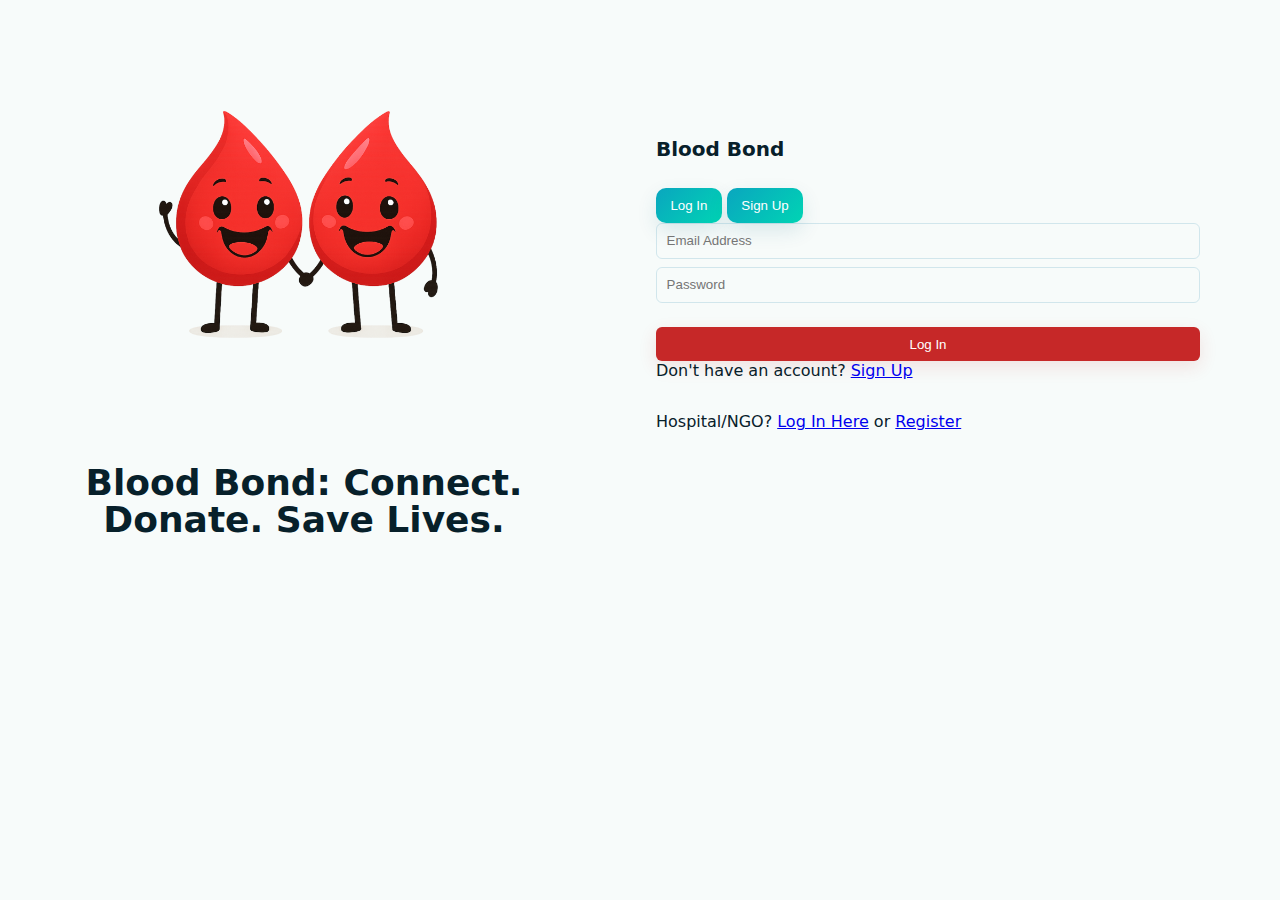
<file: index.html>
<!doctype html>
<html lang="en">
<head>
  <meta charset="utf-8" />
  <meta name="viewport" content="width=device-width,initial-scale=1" />
  <title>Blood Bond — Frontend</title>
  <link rel="stylesheet" href="styles.css">
</head>
<body>
  <header class="site-header">
    <div class="container">
      <h1 class="brand">Blood Bond</h1>
      <nav class="nav" aria-label="Main navigation">
        <a href="index.html" class="active">Home</a>
        <a href="requests.html">Requests</a>
        <a href="campaigns.html">Campaigns</a>
      </nav>
      <div style="display:flex;align-items:center;gap:1rem">
        <div id="user-info" style="color:var(--muted);font-size:0.9rem"></div>
        <a href="profile.html"><img src="https://i.pravatar.cc/80" alt="Profile" class="avatar" style="width:40px;height:40px" /></a>
      </div>
    </div>
  </header>

  <main>
    <section id="donors" class="container donors-section" style="padding-top:2rem">
      <div style="display:flex;flex-wrap:wrap;align-items:center;justify-content:center;gap:0.75rem;margin-bottom:2rem">
        <button id="view-recipients" class="btn-toggle active">View as Recipient</button>
        <button id="view-donors" class="btn-toggle">View as Donor</button>
      </div>
      <div id="donor-list" class="donor-grid" aria-live="polite"></div>
    </section>

    <!-- app area moved to dedicated pages (Requests, Profile, Campaigns) -->

    <!-- Modal for donate/receive form -->
    <div id="modal" class="modal" aria-hidden="true">
      <div class="modal-panel" role="dialog" aria-modal="true" aria-labelledby="modal-title">
        <button id="modal-close" class="modal-close" aria-label="Close">✕</button>
        <h3 id="modal-title">Donate / Request</h3>
        <form id="action-form">
          <input type="hidden" id="action-type" name="actionType" value="" />
          <input type="hidden" id="target-donor" name="targetDonor" value="" />

          <label for="nid">NID Number</label>
          <input id="nid" name="nid" type="text" required />

          <label for="fullname">Full name</label>
          <input id="fullname" name="fullname" type="text" required />

          <label for="phone">Phone</label>
          <input id="phone" name="phone" type="tel" required />

          <label for="email">Email</label>
          <input id="email" name="email" type="email" />

          <label for="address">Address</label>
          <input id="address" name="address" type="text" />

          <label for="gender">Gender</label>
          <select id="gender" name="gender">
            <option value="">Choose</option>
            <option value="male">Male</option>
            <option value="female">Female</option>
            <option value="other">Other</option>
          </select>

          <label for="blood_group">Blood group</label>
          <select id="blood_group" name="blood_group" required>
            <option value="">Choose</option>
            <option value="A+">A+</option>
            <option value="A-">A-</option>
            <option value="B+">B+</option>
            <option value="B-">B-</option>
            <option value="AB+">AB+</option>
            <option value="AB-">AB-</option>
            <option value="O+">O+</option>
            <option value="O-">O-</option>
          </select>

          <label for="age">Age</label>
          <input id="age" name="age" type="number" min="0" max="120" />

          <label for="last_donation">Last donation date</label>
          <input id="last_donation" name="last_donation" type="date" />

          <div style="display:flex;gap:0.5rem;margin-top:0.75rem">
            <button type="submit" class="btn-blood">Submit</button>
            <button type="button" id="modal-cancel" class="btn-secondary">Cancel</button>
          </div>
        </form>
        <div id="modal-result" class="result" aria-live="polite"></div>
      </div>
    </div>
  </main>

  <footer class="site-footer">
    <div class="container">
      <small>© Blood Bond — Frontend scaffold</small>
    </div>
  </footer>

  <script src="auth.js"></script>
  <script src="app.js"></script>
  <script>
    // Update header links depending on session
    try{
      const s = BBAuth.getSession();
      const loginLink = document.querySelector('.nav a[href="login.html"]');
      const logoutLink = document.getElementById('logout-link');
      const userInfoEl = document.getElementById('user-info');
      if(s){ if(loginLink) loginLink.style.display='none'; if(logoutLink){ logoutLink.style.display='inline-block'; logoutLink.addEventListener('click', e=>{ e.preventDefault(); BBAuth.logout(); }); } if(userInfoEl) userInfoEl.textContent = `${s.role} · ${s.identifier}`; }
    }catch(e){}
  </script>
</body>
</html>
</file>
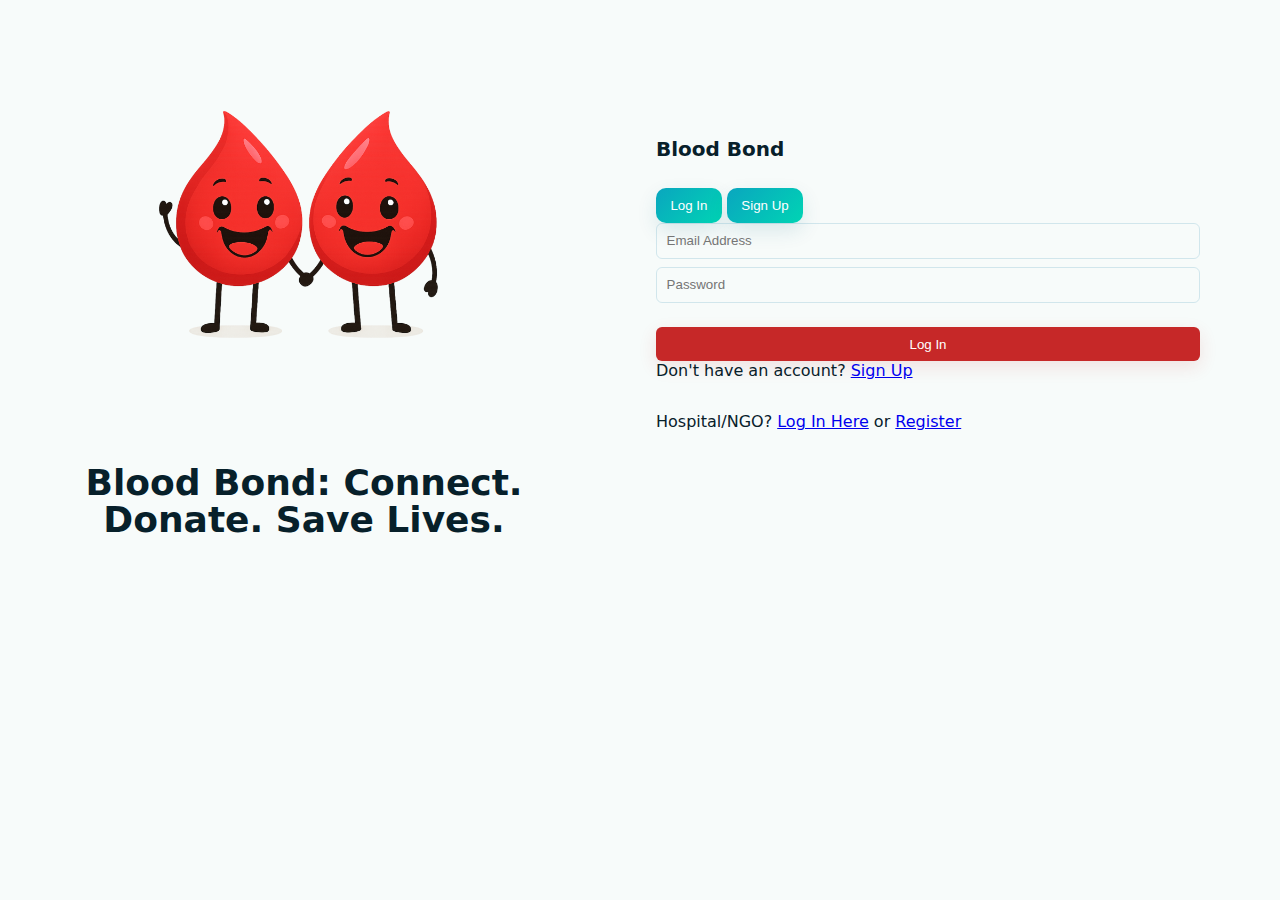
<file: campaigns.html>
<!doctype html>
<html lang="en">
<head>
  <meta charset="utf-8" />
  <meta name="viewport" content="width=device-width,initial-scale=1" />
  <title>Campaigns — Blood Bond</title>
  <link rel="stylesheet" href="styles.css">
</head>
<body>
  <header class="site-header">
    <div class="container">
      <h1 class="brand">Blood Bond</h1>
      <nav class="nav" aria-label="Main navigation">
        <a href="index.html">Home</a>
        <a href="requests.html">Request</a>
        <a href="profile.html">Profile</a>
        <a href="campaigns.html">Campaigns</a>
        <a id="logout-link" href="#" style="display:none">Logout</a>
      </nav>
      <div id="user-info" style="color:var(--muted);font-size:0.9rem;margin-left:1rem"></div>
    </div>
  </header>

  <main class="container">
    <h2>Donation Campaigns</h2>
    <p class="muted">Upcoming blood donation campaigns. Register to participate.</p>

    <section id="campaign-list" class="donor-grid"></section>
  </main>

  <footer class="site-footer"><div class="container"><small>© Blood Bond</small></div></footer>

  <script src="auth.js"></script>
  <script>
    document.addEventListener('DOMContentLoaded', ()=>{
      const session = BBAuth.requireLogin(); if(!session) return;

      const campaigns = JSON.parse(localStorage.getItem('bb_campaigns')||'[]');
      const list = document.getElementById('campaign-list');
      if(campaigns.length===0){ list.innerHTML = '<p class="muted">No campaigns yet.</p>'; return }
      for(const c of campaigns){
        const el = document.createElement('div'); el.className='donor-card';
        el.innerHTML = `<strong>${c.title}</strong><div class="meta">${c.location} — ${c.date}</div><div style="margin-top:0.5rem"><button data-id="${c.id}" class="btn btn-register">Register</button></div>`;
        list.appendChild(el);
      }

      list.addEventListener('click', e=>{
        const btn = e.target.closest && e.target.closest('button.btn-register');
        if(!btn) return;
        const id = btn.getAttribute('data-id');
        const regs = JSON.parse(localStorage.getItem('bb_campaign_regs')||'[]');
        regs.push({id:Date.now(), campaignId:id, user:session.identifier});
        localStorage.setItem('bb_campaign_regs', JSON.stringify(regs));
        btn.textContent = 'Registered'; btn.disabled = true;
      });
    });
  </script>
</body>
</html>
</file>
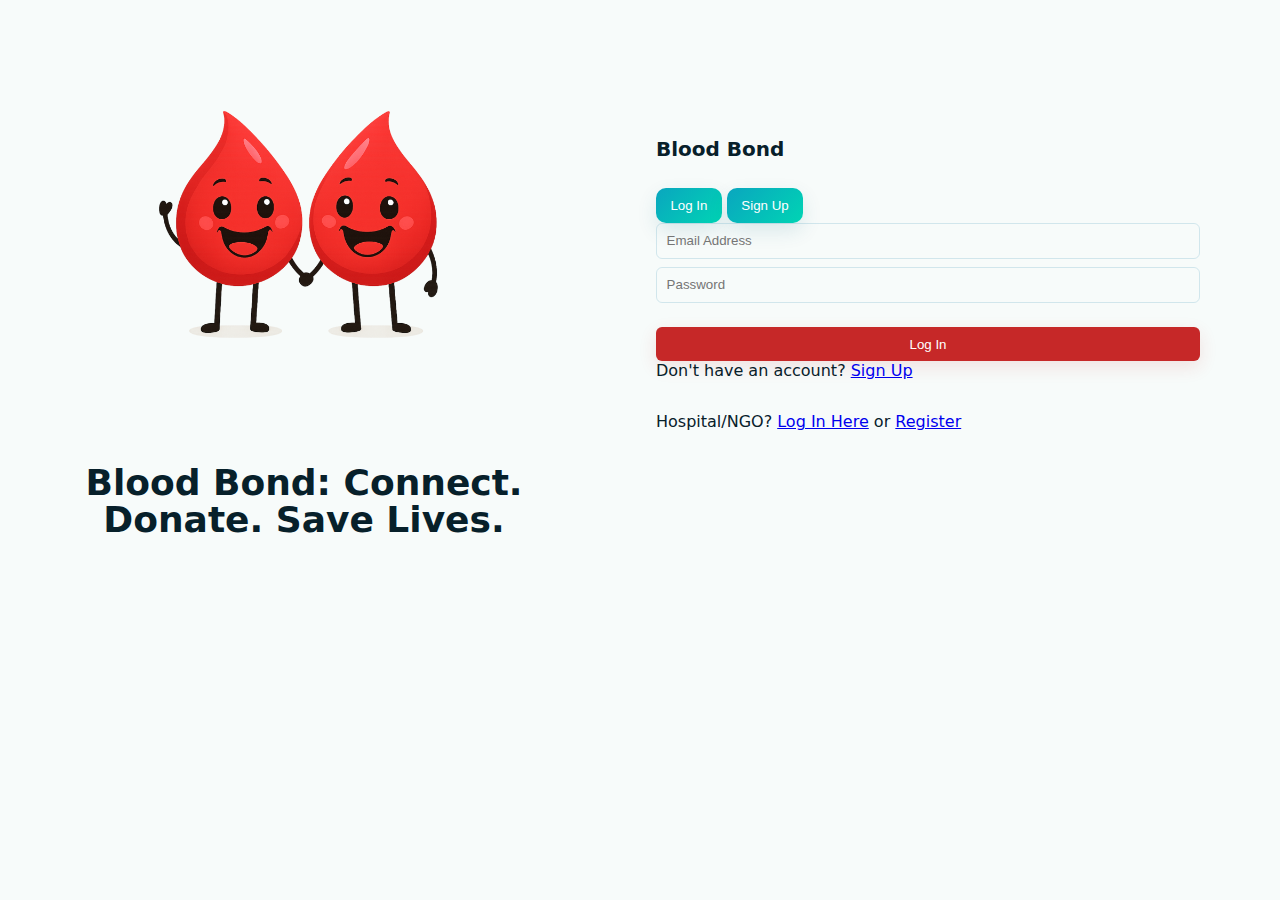
<file: hospital-campaigns.html>
<!doctype html>
<html lang="en">

<head>
    <meta charset="utf-8" />
    <meta name="viewport" content="width=device-width,initial-scale=1" />
    <title>Hospital Campaigns — Blood Bond</title>
    <link rel="stylesheet" href="styles.css">
</head>

<body>
    <header class="site-header">
        <div class="container">
            <h1 class="brand">Blood Bond</h1>
            <nav class="nav" aria-label="Main navigation">
                <a href="hospital-home.html">Home</a>
                <a href="hospital-campaigns.html" class="active">Campaigns</a>
            </nav>
            <div style="display:flex;align-items:center;gap:1rem">
                <div id="user-info" style="color:var(--muted);font-size:0.9rem"></div>
                <a href="hospital-profile.html"><img src="https://i.pravatar.cc/80" alt="Profile" class="avatar"
                        style="width:40px;height:40px" /></a>
            </div>
        </div>
    </header>

    <main class="container" style="padding-top:2rem">
        <div
            style="display:flex;flex-wrap:wrap;align-items:center;justify-content:center;gap:0.75rem;margin-bottom:2rem">
            <button id="view-campaigns" class="btn-toggle active">My Campaigns</button>
            <button id="view-requests" class="btn-toggle">Request Status</button>
        </div>

        <!-- Campaigns View -->
        <section id="campaigns-section" style="display:block">
            <!-- Create Campaign Card -->
            <div class="card" style="margin:0 auto 1.5rem;max-width:720px;text-align:center">
                <div style="display:flex;align-items:center;justify-content:space-between;gap:1rem;flex-wrap:wrap">
                    <div style="text-align:left;flex:1">
                        <h3 style="margin:0 0 .25rem;font-size:1.15rem">Create a new campaign</h3>
                        <p class="muted" style="margin:0">Organize blood donation drives and events.</p>
                    </div>
                    <button id="new-campaign" class="btn-blood">Create Campaign</button>
                </div>
            </div>

            <div id="campaigns-list"></div>
        </section>

        <!-- Requests View -->
        <section id="requests-section" style="display:none">
            <!-- Create Request Card -->
            <div class="card" style="margin:0 auto 1.5rem;max-width:720px;text-align:center">
                <div style="display:flex;align-items:center;justify-content:space-between;gap:1rem;flex-wrap:wrap">
                    <div style="text-align:left;flex:1">
                        <h3 style="margin:0 0 .25rem;font-size:1.15rem">Create a new request</h3>
                        <p class="muted" style="margin:0">Provide patient details and needed date.</p>
                    </div>
                    <button id="new-request" class="btn-blood">Create Request</button>
                </div>
            </div>

            <div id="requests-list"></div>
        </section>
    </main>

    <!-- Modal: Create Campaign -->
    <div id="campaign-modal" class="modal" aria-hidden="true">
        <div class="modal-panel" role="dialog" aria-modal="true" aria-labelledby="campaign-modal-title">
            <button id="campaign-modal-close" class="modal-close" aria-label="Close">✕</button>
            <h3 id="campaign-modal-title" style="margin-top:0">Create Blood Donation Campaign</h3>
            <form id="campaign-form">
                <label for="campaign-title">Campaign Title</label>
                <input id="campaign-title" name="title" type="text" required
                    placeholder="e.g., City Blood Drive 2025" />

                <label for="campaign-location">Location</label>
                <input id="campaign-location" name="location" type="text" required
                    placeholder="e.g., Central Hospital, Dhaka" />

                <label for="campaign-date">Event Date</label>
                <input id="campaign-date" name="date" type="date" required />

                <label for="campaign-time">Event Time</label>
                <input id="campaign-time" name="time" type="time" required />

                <label for="campaign-description">Description</label>
                <textarea id="campaign-description" name="description" rows="3"
                    style="width:100%;padding:0.5rem;border:1px solid var(--border);border-radius:4px"
                    placeholder="Describe the campaign purpose and details..."></textarea>

                <label for="campaign-target">Target Donors</label>
                <input id="campaign-target" name="target" type="number" min="1" placeholder="e.g., 100" />

                <div style="display:flex;gap:0.5rem;margin-top:0.75rem">
                    <button type="submit" class="btn-blood">Create Campaign</button>
                    <button type="button" id="campaign-modal-cancel" class="btn-secondary">Cancel</button>
                </div>
            </form>
            <div id="campaign-modal-result" class="result" aria-live="polite"></div>
        </div>
    </div>

    <!-- Modal: Create Request -->
    <div id="request-modal" class="modal" aria-hidden="true">
        <div class="modal-panel" role="dialog" aria-modal="true" aria-labelledby="req-modal-title">
            <button id="req-modal-close" class="modal-close" aria-label="Close">✕</button>
            <h3 id="req-modal-title" style="margin-top:0">Create Blood Request</h3>
            <form id="req-form">
                <label for="req-name">Full name</label>
                <input id="req-name" name="name" type="text" required />

                <label for="req-phone">Phone number</label>
                <input id="req-phone" name="phone" type="tel" required />

                <label for="req-address">Address</label>
                <input id="req-address" name="address" type="text" required />

                <label for="req-blood">Blood group</label>
                <select id="req-blood" name="blood_group" required>
                    <option value="">Choose</option>
                    <option value="A">A</option>
                    <option value="B">B</option>
                    <option value="AB">AB</option>
                    <option value="O">O</option>
                </select>

                <label for="req-rh">RH factor</label>
                <select id="req-rh" name="rh" required>
                    <option value="">Choose</option>
                    <option value="positive">Positive (+)</option>
                    <option value="negative">Negative (-)</option>
                </select>

                <label for="req-gender">Gender</label>
                <select id="req-gender" name="gender" required>
                    <option value="">Choose</option>
                    <option value="male">Male</option>
                    <option value="female">Female</option>
                    <option value="other">Other</option>
                </select>

                <label for="req-date">Date blood needed</label>
                <input id="req-date" name="need_date" type="date" required />

                <div style="display:flex;gap:0.5rem;margin-top:0.75rem">
                    <button type="submit" class="btn-blood">Submit Request</button>
                    <button type="button" id="req-modal-cancel" class="btn-secondary">Cancel</button>
                </div>
            </form>
            <div id="req-modal-result" class="result" aria-live="polite"></div>
        </div>
    </div>

    <!-- Modal: View Campaign Participants -->
    <div id="participants-modal" class="modal" aria-hidden="true">
        <div class="modal-panel" role="dialog" aria-modal="true" aria-labelledby="participants-modal-title"
            style="max-width:600px">
            <button id="participants-modal-close" class="modal-close" aria-label="Close">✕</button>
            <h3 id="participants-modal-title" style="margin-top:0">Campaign Participants</h3>
            <div id="participants-list" style="max-height:400px;overflow-y:auto"></div>
        </div>
    </div>

    <footer class="site-footer">
        <div class="container">
            <small>© Blood Bond — Hospital Portal</small>
        </div>
    </footer>

    <script src="auth.js"></script>
    <script>
        document.addEventListener('DOMContentLoaded', () => {
            const session = BBAuth.requireLogin();
            if (!session) return;

            if (session.role !== 'hospital') {
                alert('Access denied. Hospital accounts only.');
                window.location.href = 'index.html';
                return;
            }

            // Update user info
            const userInfoEl = document.getElementById('user-info');
            if (userInfoEl) {
                const users = JSON.parse(localStorage.getItem('bb_users') || '[]');
                const user = users.find(u => u.id === session.userId);
                if (user && user.hospital_name) {
                    userInfoEl.textContent = user.hospital_name;
                } else {
                    userInfoEl.textContent = `Hospital · ${session.identifier}`;
                }
            }

            const viewCampaignsBtn = document.getElementById('view-campaigns');
            const viewRequestsBtn = document.getElementById('view-requests');
            const campaignsSection = document.getElementById('campaigns-section');
            const requestsSection = document.getElementById('requests-section');
            const campaignsList = document.getElementById('campaigns-list');
            const requestsList = document.getElementById('requests-list');
            const newCampaignBtn = document.getElementById('new-campaign');

            const campaignModal = document.getElementById('campaign-modal');
            const campaignModalClose = document.getElementById('campaign-modal-close');
            const campaignModalCancel = document.getElementById('campaign-modal-cancel');
            const campaignForm = document.getElementById('campaign-form');
            const campaignResult = document.getElementById('campaign-modal-result');

            const participantsModal = document.getElementById('participants-modal');
            const participantsModalClose = document.getElementById('participants-modal-close');
            const participantsList = document.getElementById('participants-list');

            const newRequestBtn = document.getElementById('new-request');
            const requestModal = document.getElementById('request-modal');
            const requestModalClose = document.getElementById('req-modal-close');
            const requestModalCancel = document.getElementById('req-modal-cancel');
            const requestForm = document.getElementById('req-form');
            const requestResult = document.getElementById('req-modal-result');

            let currentView = 'campaigns';

            function setView(view) {
                currentView = view;
                viewCampaignsBtn.classList.toggle('active', view === 'campaigns');
                viewRequestsBtn.classList.toggle('active', view === 'requests');
                campaignsSection.style.display = (view === 'campaigns') ? 'block' : 'none';
                requestsSection.style.display = (view === 'requests') ? 'block' : 'none';

                if (view === 'campaigns') loadCampaigns();
                else loadRequests();
            }

            function loadCampaigns() {
                campaignsList.innerHTML = '';
                const allCampaigns = JSON.parse(localStorage.getItem('bb_campaigns') || '[]');
                const myCampaigns = allCampaigns.filter(c => c.createdBy === session.userId);

                if (myCampaigns.length === 0) {
                    campaignsList.innerHTML = '<p class="muted" style="text-align:center;padding:2rem">No campaigns yet. Create your first campaign!</p>';
                    return;
                }

                for (const c of myCampaigns) {
                    const card = document.createElement('div');
                    card.className = 'card';
                    card.style.marginBottom = '1rem';

                    const participants = c.participants || [];
                    const participantCount = participants.length;
                    const target = c.target || 0;

                    card.innerHTML = `
            <div style="display:flex;justify-content:space-between;align-items:start;gap:1rem;flex-wrap:wrap">
              <div style="flex:1">
                <h3 style="margin:0 0 0.5rem;font-size:1.15rem">${escapeHtml(c.title)}</h3>
                <p style="margin:0.25rem 0;color:var(--muted)">
                  <strong>Location:</strong> ${escapeHtml(c.location)}<br>
                  <strong>Date:</strong> ${c.date} ${c.time ? 'at ' + c.time : ''}<br>
                  ${c.description ? '<strong>Description:</strong> ' + escapeHtml(c.description) + '<br>' : ''}
                  <strong>Participants:</strong> ${participantCount}${target ? ' / ' + target : ''}
                </p>
              </div>
              <button class="btn-blood" data-action="view-participants" data-campaign-id="${c.id}">View Participants</button>
            </div>
          `;
                    campaignsList.appendChild(card);
                }
            }

            function loadRequests() {
                requestsList.innerHTML = '';

                // Load both hospital-to-donor requests and regular blood requests created by this hospital
                const hospitalRequests = JSON.parse(localStorage.getItem('bb_hospital_requests') || '[]');
                const bloodRequests = JSON.parse(localStorage.getItem('bb_requests') || '[]');

                const myHospitalRequests = hospitalRequests.filter(r => r.hospitalId === session.userId);
                const myBloodRequests = bloodRequests.filter(r => r.createdByHospitalId === session.userId);

                // Combine both types of requests
                const allMyRequests = [];

                // Add hospital-to-donor requests
                for (const r of myHospitalRequests) {
                    allMyRequests.push({
                        type: 'hospital-to-donor',
                        data: r,
                        time: new Date(r.createdAt).getTime()
                    });
                }

                // Add regular blood requests
                for (const r of myBloodRequests) {
                    allMyRequests.push({
                        type: 'blood-request',
                        data: r,
                        time: new Date(r.time).getTime()
                    });
                }

                // Sort by time (newest first)
                allMyRequests.sort((a, b) => b.time - a.time);

                if (allMyRequests.length === 0) {
                    requestsList.innerHTML = '<p class="muted" style="text-align:center;padding:2rem">No requests yet.</p>';
                    return;
                }

                for (const req of allMyRequests) {
                    const card = document.createElement('div');
                    card.className = 'request-card';

                    if (req.type === 'hospital-to-donor') {
                        const r = req.data;
                        const statusClass = r.status === 'accepted' ? 'accepted' : (r.status === 'rejected' ? 'rejected' : 'pending');
                        const statusText = r.status.charAt(0).toUpperCase() + r.status.slice(1);

                        card.innerHTML = `
                <div style="flex:1">
                  <h3 class="request-name" style="margin:0 0 0.5rem">${escapeHtml(r.patientName)}</h3>
                  <div class="request-details">
                    <strong>Type:</strong> Hospital to Donor Request<br>
                    <strong>Blood:</strong> ${escapeHtml(r.bloodGroup)} (${r.unitsNeeded} unit${r.unitsNeeded > 1 ? 's' : ''})<br>
                    <strong>Donor:</strong> ${escapeHtml(r.donorName)}<br>
                    <strong>Phone:</strong> ${escapeHtml(r.patientPhone)}<br>
                    <strong>Urgency:</strong> ${escapeHtml(r.urgency)}<br>
                    <strong>Needed By:</strong> ${r.neededBy}<br>
                    ${r.notes ? '<strong>Notes:</strong> ' + escapeHtml(r.notes) + '<br>' : ''}
                  </div>
                  <div class="request-time">${new Date(r.createdAt).toLocaleString()}</div>
                </div>
                <div class="request-actions">
                  <span class="status ${statusClass}">${statusText}</span>
                </div>
              `;
                    } else {
                        // blood-request type
                        const r = req.data;
                        const statusClass = r.status === 'accepted' ? 'accepted' : (r.status === 'rejected' ? 'rejected' : 'pending');
                        const statusText = r.status.charAt(0).toUpperCase() + r.status.slice(1);
                        const bloodLabel = r.blood || ((r.blood_group || '') + (r.rh === 'negative' ? '-' : '+'));

                        card.innerHTML = `
                <div style="flex:1">
                  <h3 class="request-name" style="margin:0 0 0.5rem">${escapeHtml(r.name)}</h3>
                  <div class="request-details">
                    <strong>Type:</strong> Blood Request<br>
                    <strong>Blood:</strong> ${escapeHtml(bloodLabel)}<br>
                    <strong>Phone:</strong> ${escapeHtml(r.phone)}<br>
                    <strong>Address:</strong> ${escapeHtml(r.address)}<br>
                    <strong>Gender:</strong> ${escapeHtml(r.gender)}<br>
                    <strong>Needed By:</strong> ${r.need_date}<br>
                  </div>
                  <div class="request-time">${new Date(r.time).toLocaleString()}</div>
                </div>
                <div class="request-actions">
                  <span class="status ${statusClass}">${statusText}</span>
                </div>
              `;
                    }

                    requestsList.appendChild(card);
                }
            }

            function escapeHtml(s) { if (!s) return ''; return String(s).replace(/&/g, '&amp;').replace(/"/g, '&quot;').replace(/</g, '&lt;').replace(/>/g, '&gt;'); }

            // View switching
            if (viewCampaignsBtn) viewCampaignsBtn.addEventListener('click', () => setView('campaigns'));
            if (viewRequestsBtn) viewRequestsBtn.addEventListener('click', () => setView('requests'));

            // Campaign modal
            function openCampaignModal() {
                campaignModal.setAttribute('aria-hidden', 'false');
                document.body.style.overflow = 'hidden';
                campaignResult.textContent = '';
                campaignForm.reset();

                // Set default date to next week
                const nextWeek = new Date();
                nextWeek.setDate(nextWeek.getDate() + 7);
                document.getElementById('campaign-date').value = nextWeek.toISOString().split('T')[0];
            }

            function closeCampaignModal() {
                campaignModal.setAttribute('aria-hidden', 'true');
                document.body.style.overflow = '';
            }

            if (newCampaignBtn) newCampaignBtn.addEventListener('click', openCampaignModal);
            if (campaignModalClose) campaignModalClose.addEventListener('click', closeCampaignModal);
            if (campaignModalCancel) campaignModalCancel.addEventListener('click', closeCampaignModal);

            // Submit campaign
            if (campaignForm) {
                campaignForm.addEventListener('submit', e => {
                    e.preventDefault();
                    const fd = new FormData(campaignForm);

                    const title = (fd.get('title') || '').trim();
                    const location = (fd.get('location') || '').trim();
                    const date = fd.get('date');
                    const time = fd.get('time');
                    const description = (fd.get('description') || '').trim();
                    const target = fd.get('target') || 0;

                    if (!title || !location || !date) {
                        campaignResult.style.color = '#ffb4b4';
                        campaignResult.textContent = 'Please fill required fields: title, location, date.';
                        return;
                    }

                    const campaign = {
                        id: Date.now(),
                        title: title,
                        location: location,
                        date: date,
                        time: time,
                        description: description,
                        target: parseInt(target),
                        createdBy: session.userId,
                        createdByName: session.identifier,
                        participants: [],
                        createdAt: new Date().toISOString()
                    };

                    const key = 'bb_campaigns';
                    const existing = JSON.parse(localStorage.getItem(key) || '[]');
                    existing.push(campaign);
                    localStorage.setItem(key, JSON.stringify(existing));

                    campaignResult.style.color = '#9fe8c0';
                    campaignResult.textContent = 'Campaign created successfully.';
                    setTimeout(() => { closeCampaignModal(); loadCampaigns(); }, 800);
                });
            }

            // View participants modal
            function openParticipantsModal(campaignId) {
                const allCampaigns = JSON.parse(localStorage.getItem('bb_campaigns') || '[]');
                const campaign = allCampaigns.find(c => c.id == campaignId);

                if (!campaign) {
                    alert('Campaign not found.');
                    return;
                }

                document.getElementById('participants-modal-title').textContent = `Participants: ${campaign.title}`;
                participantsList.innerHTML = '';

                const participants = campaign.participants || [];
                if (participants.length === 0) {
                    participantsList.innerHTML = '<p class="muted" style="text-align:center;padding:2rem">No participants yet.</p>';
                } else {
                    const table = document.createElement('table');
                    table.style.width = '100%';
                    table.style.borderCollapse = 'collapse';
                    table.innerHTML = `
            <thead>
              <tr style="border-bottom:2px solid var(--border)">
                <th style="padding:0.5rem;text-align:left">Name</th>
                <th style="padding:0.5rem;text-align:left">Blood Group</th>
                <th style="padding:0.5rem;text-align:left">Phone</th>
              </tr>
            </thead>
            <tbody>
              ${participants.map(p => `
                <tr style="border-bottom:1px solid var(--border)">
                  <td style="padding:0.5rem">${escapeHtml(p.name || 'N/A')}</td>
                  <td style="padding:0.5rem"><span class="blood-badge">${escapeHtml(p.blood_group || 'N/A')}</span></td>
                  <td style="padding:0.5rem">${escapeHtml(p.phone || 'N/A')}</td>
                </tr>
              `).join('')}
            </tbody>
          `;
                    participantsList.appendChild(table);
                }

                participantsModal.setAttribute('aria-hidden', 'false');
                document.body.style.overflow = 'hidden';
            }

            function closeParticipantsModal() {
                participantsModal.setAttribute('aria-hidden', 'true');
                document.body.style.overflow = '';
            }

            if (participantsModalClose) participantsModalClose.addEventListener('click', closeParticipantsModal);

            // Request modal
            function openRequestModal() {
                requestModal.setAttribute('aria-hidden', 'false');
                document.body.style.overflow = 'hidden';
                requestResult.textContent = '';
                requestForm.reset();

                // Set default date to tomorrow
                const tomorrow = new Date();
                tomorrow.setDate(tomorrow.getDate() + 1);
                document.getElementById('req-date').value = tomorrow.toISOString().split('T')[0];
            }

            function closeRequestModal() {
                requestModal.setAttribute('aria-hidden', 'true');
                document.body.style.overflow = '';
            }

            if (newRequestBtn) newRequestBtn.addEventListener('click', openRequestModal);
            if (requestModalClose) requestModalClose.addEventListener('click', closeRequestModal);
            if (requestModalCancel) requestModalCancel.addEventListener('click', closeRequestModal);

            // Submit request
            if (requestForm) {
                requestForm.addEventListener('submit', e => {
                    e.preventDefault();
                    const fd = new FormData(requestForm);

                    const name = (fd.get('name') || '').trim();
                    const phone = (fd.get('phone') || '').trim();
                    const address = (fd.get('address') || '').trim();
                    const blood_group = fd.get('blood_group');
                    const rh = fd.get('rh');
                    const gender = fd.get('gender');
                    const need_date = fd.get('need_date');

                    if (!name || !phone || !address || !blood_group || !rh || !gender || !need_date) {
                        requestResult.style.color = '#ffb4b4';
                        requestResult.textContent = 'Please fill all required fields.';
                        return;
                    }

                    const blood = `${blood_group}${rh === 'negative' ? '-' : '+'}`;
                    const item = {
                        id: Date.now(),
                        name: name,
                        phone: phone,
                        address: address,
                        gender: gender,
                        blood_group: blood_group,
                        rh: rh,
                        blood: blood,
                        need_date: need_date,
                        createdBy: session.identifier,
                        createdByHospitalId: session.userId,
                        time: new Date().toISOString(),
                        status: 'pending'
                    };

                    const key = 'bb_requests';
                    const existing = JSON.parse(localStorage.getItem(key) || '[]');
                    existing.push(item);
                    localStorage.setItem(key, JSON.stringify(existing));

                    requestResult.style.color = '#9fe8c0';
                    requestResult.textContent = 'Request created successfully.';
                    setTimeout(() => { closeRequestModal(); loadRequests(); }, 800);
                });
            }

            // Handle view participants button
            document.body.addEventListener('click', e => {
                const btn = e.target.closest && e.target.closest('button[data-action="view-participants"]');
                if (btn) {
                    const campaignId = btn.getAttribute('data-campaign-id');
                    openParticipantsModal(campaignId);
                }
            });

            // Initial load
            setView('campaigns');
        });
    </script>
</body>

</html>
</file>
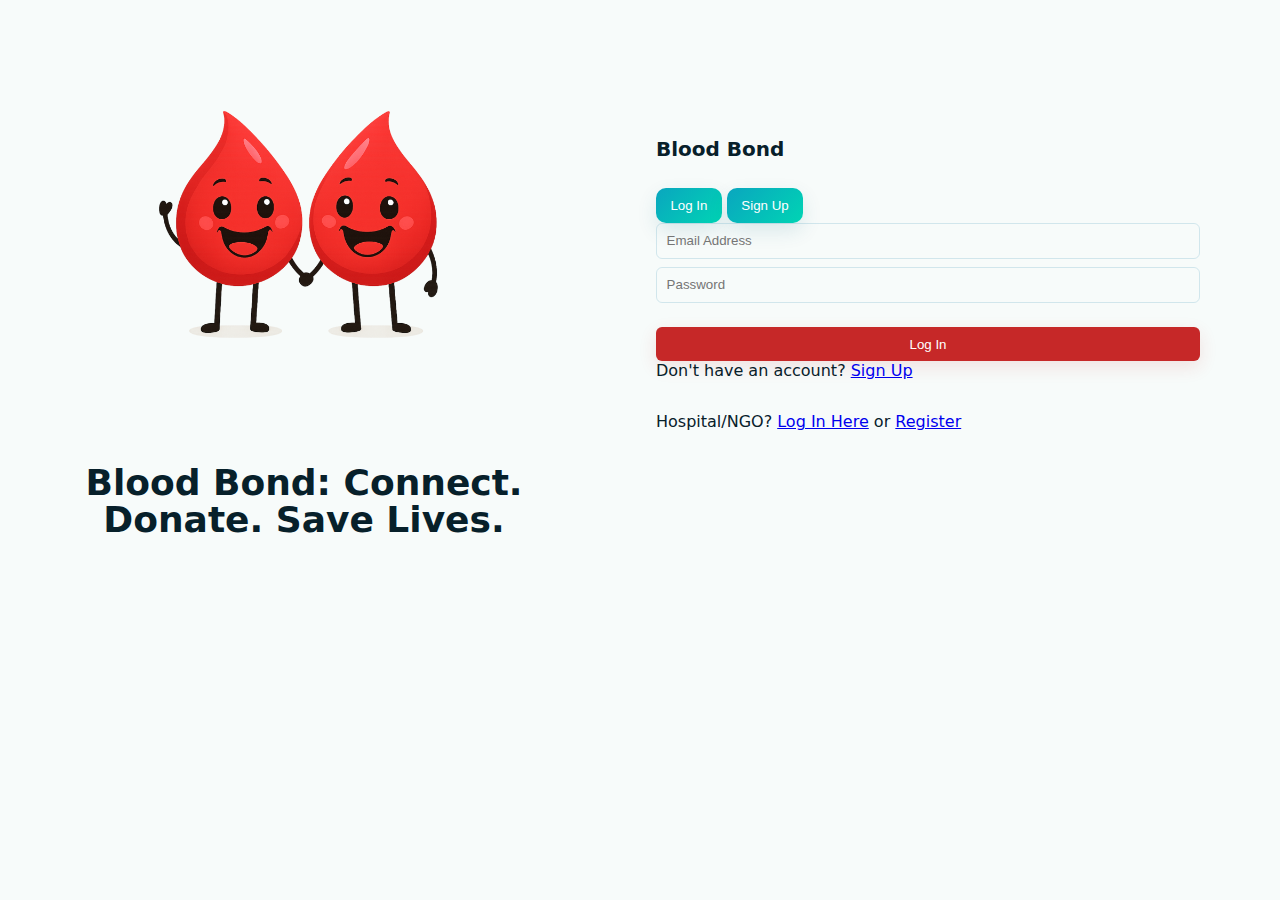
<file: hospital-home.html>
<!doctype html>
<html lang="en">

<head>
    <meta charset="utf-8" />
    <meta name="viewport" content="width=device-width,initial-scale=1" />
    <title>Hospital Home — Blood Bond</title>
    <link rel="stylesheet" href="styles.css">
</head>

<body>
    <header class="site-header">
        <div class="container">
            <h1 class="brand">Blood Bond</h1>
            <nav class="nav" aria-label="Main navigation">
                <a href="hospital-home.html" class="active">Home</a>
                <a href="hospital-campaigns.html">Campaigns</a>
            </nav>
            <div style="display:flex;align-items:center;gap:1rem">
                <div id="user-info" style="color:var(--muted);font-size:0.9rem"></div>
                <a href="hospital-profile.html"><img src="https://i.pravatar.cc/80" alt="Profile" class="avatar"
                        style="width:40px;height:40px" /></a>
            </div>
        </div>
    </header>

    <main>
        <section class="container" style="padding-top:2rem">
            <h2 style="margin-bottom:1.5rem">Eligible & Willing Donors</h2>

            <div style="display:flex;gap:1rem;margin-bottom:2rem;flex-wrap:wrap">
                <input type="text" id="search-q" placeholder="Search by name, location, blood group..."
                    style="flex:1;min-width:200px;padding:0.5rem;border:1px solid var(--border);border-radius:4px" />
                <select id="filter-bg" style="padding:0.5rem;border:1px solid var(--border);border-radius:4px">
                    <option value="">All Blood Groups</option>
                    <option value="A+">A+</option>
                    <option value="A-">A-</option>
                    <option value="B+">B+</option>
                    <option value="B-">B-</option>
                    <option value="AB+">AB+</option>
                    <option value="AB-">AB-</option>
                    <option value="O+">O+</option>
                    <option value="O-">O-</option>
                </select>
            </div>

            <div id="donor-list" class="donor-grid" aria-live="polite"></div>
        </section>

        <!-- Modal for request form -->
        <div id="modal" class="modal" aria-hidden="true">
            <div class="modal-panel" role="dialog" aria-modal="true" aria-labelledby="modal-title">
                <button id="modal-close" class="modal-close" aria-label="Close">✕</button>
                <h3 id="modal-title">Request Blood from Donor</h3>
                <form id="request-form">
                    <input type="hidden" id="donor-id" name="donorId" value="" />

                    <label for="patient-name">Patient Name</label>
                    <input id="patient-name" name="patientName" type="text" required />

                    <label for="patient-phone">Patient Phone</label>
                    <input id="patient-phone" name="patientPhone" type="tel" required />

                    <label for="patient-blood">Blood Group Needed</label>
                    <select id="patient-blood" name="bloodGroup" required>
                        <option value="">Choose</option>
                        <option value="A+">A+</option>
                        <option value="A-">A-</option>
                        <option value="B+">B+</option>
                        <option value="B-">B-</option>
                        <option value="AB+">AB+</option>
                        <option value="AB-">AB-</option>
                        <option value="O+">O+</option>
                        <option value="O-">O-</option>
                    </select>

                    <label for="units-needed">Units Needed</label>
                    <input id="units-needed" name="unitsNeeded" type="number" min="1" value="1" required />

                    <label for="urgency">Urgency Level</label>
                    <select id="urgency" name="urgency" required>
                        <option value="normal">Normal</option>
                        <option value="urgent">Urgent</option>
                        <option value="critical">Critical</option>
                    </select>

                    <label for="needed-by">Needed By Date</label>
                    <input id="needed-by" name="neededBy" type="date" required />

                    <label for="notes">Additional Notes</label>
                    <textarea id="notes" name="notes" rows="3"
                        style="width:100%;padding:0.5rem;border:1px solid var(--border);border-radius:4px"></textarea>

                    <div style="display:flex;gap:0.5rem;margin-top:0.75rem">
                        <button type="submit" class="btn-blood">Submit Request</button>
                        <button type="button" id="modal-cancel" class="btn-secondary">Cancel</button>
                    </div>
                </form>
                <div id="modal-result" class="result" aria-live="polite"></div>
            </div>
        </div>
    </main>

    <footer class="site-footer">
        <div class="container">
            <small>© Blood Bond — Hospital Portal</small>
        </div>
    </footer>

    <script src="auth.js"></script>
    <script>
        document.addEventListener('DOMContentLoaded', () => {
            const session = BBAuth.requireLogin();
            if (!session) return;

            // Ensure user is hospital
            if (session.role !== 'hospital') {
                alert('Access denied. Hospital accounts only.');
                window.location.href = 'index.html';
                return;
            }

            // Update user info in header
            const userInfoEl = document.getElementById('user-info');
            if (userInfoEl) {
                const users = JSON.parse(localStorage.getItem('bb_users') || '[]');
                const user = users.find(u => u.id === session.userId);
                if (user && user.hospital_name) {
                    userInfoEl.textContent = user.hospital_name;
                } else {
                    userInfoEl.textContent = `Hospital · ${session.identifier}`;
                }
            }

            const donorListEl = document.getElementById('donor-list');
            const filterBg = document.getElementById('filter-bg');
            const searchQ = document.getElementById('search-q');
            const modal = document.getElementById('modal');
            const modalClose = document.getElementById('modal-close');
            const modalCancel = document.getElementById('modal-cancel');
            const requestForm = document.getElementById('request-form');
            const modalResult = document.getElementById('modal-result');

            // Get eligible donors (last donation > 90 days ago or never donated)
            function getEligibleDonors() {
                const users = JSON.parse(localStorage.getItem('bb_users') || '[]');
                const today = new Date();
                const ninetyDaysAgo = new Date(today.getTime() - (90 * 24 * 60 * 60 * 1000));

                return users.filter(u => {
                    // Must be donor role and have blood group
                    if (u.role !== 'donor' || !u.blood_group) return false;

                    // Check if willing to donate (you can add a 'willing' flag to user profile)
                    // For now, assume all donors with complete profiles are willing
                    if (!u.name || !u.phone) return false;

                    // Check last donation date
                    if (!u.last_donation) return true; // Never donated - eligible

                    const lastDonation = new Date(u.last_donation);
                    return lastDonation < ninetyDaysAgo; // Eligible if 90+ days ago
                });
            }

            function matchesQuery(donor, q) {
                if (!q) return true;
                q = q.toLowerCase();
                return (donor.name && donor.name.toLowerCase().includes(q)) ||
                    (donor.phone && donor.phone.toLowerCase().includes(q)) ||
                    (donor.address && donor.address.toLowerCase().includes(q)) ||
                    (donor.blood_group && donor.blood_group.toLowerCase().includes(q));
            }

            function renderDonors() {
                if (!donorListEl) return;
                donorListEl.innerHTML = '';

                const filter = filterBg ? filterBg.value : '';
                const q = searchQ ? searchQ.value.trim() : '';
                const eligible = getEligibleDonors();
                const list = eligible.filter(d => (!filter || d.blood_group === filter) && matchesQuery(d, q));

                if (list.length === 0) {
                    donorListEl.innerHTML = '<p class="muted">No eligible donors found for selected filter/search.</p>';
                    return;
                }

                for (const d of list) {
                    const card = document.createElement('div');
                    card.className = 'donor-card';

                    const avatarSrc = d.picture || `https://ui-avatars.com/api/?name=${encodeURIComponent(d.name)}&background=0AA6BF&color=ffffff&size=128`;
                    const lastDonation = d.last_donation ? new Date(d.last_donation).toLocaleDateString() : 'Never';

                    card.innerHTML = `
            <div style="display:flex;flex-direction:column;align-items:center;text-align:center;gap:1rem">
              <img class="avatar" src="${avatarSrc}" alt="${escapeHtml(d.name)}" />
              <div style="width:100%">
                <div style="display:flex;align-items:center;justify-content:center;gap:0.5rem;margin-bottom:0.5rem">
                  <strong class="donor-name">${escapeHtml(d.name)}</strong>
                  <span class="blood-badge">${escapeHtml(d.blood_group)}</span>
                </div>
                <div class="donor-location">${escapeHtml(d.address || 'Location not specified')}</div>
                <div class="donor-location" style="font-size:0.85rem;color:var(--muted);margin-top:0.25rem">Phone: ${escapeHtml(d.phone)}</div>
                <div class="donor-location" style="font-size:0.85rem;color:var(--muted)">Last Donation: ${lastDonation}</div>
              </div>
              <div class="actions" style="width:100%">
                <button class="btn-blood" data-action="request" data-donor-id="${d.id}" style="width:100%">Request Blood</button>
              </div>
            </div>
          `;
                    donorListEl.appendChild(card);
                }
            }

            function escapeHtml(s) { if (!s) return ''; return String(s).replace(/&/g, '&amp;').replace(/"/g, '&quot;').replace(/</g, '&lt;').replace(/>/g, '&gt;'); }

            // Event listeners
            if (filterBg) filterBg.addEventListener('change', renderDonors);
            if (searchQ) searchQ.addEventListener('input', renderDonors);

            // Handle request button clicks
            document.body.addEventListener('click', e => {
                const btn = e.target.closest && e.target.closest('button[data-action="request"]');
                if (btn) {
                    const donorId = btn.getAttribute('data-donor-id');
                    openModal(donorId);
                }
            });

            function openModal(donorId) {
                modal.setAttribute('aria-hidden', 'false');
                document.body.style.overflow = 'hidden';
                modalResult.textContent = '';
                requestForm.reset();
                document.getElementById('donor-id').value = donorId;

                // Prefill blood group from donor
                const users = JSON.parse(localStorage.getItem('bb_users') || '[]');
                const donor = users.find(u => u.id == donorId);
                if (donor && donor.blood_group) {
                    document.getElementById('patient-blood').value = donor.blood_group;
                }

                // Set default date to tomorrow
                const tomorrow = new Date();
                tomorrow.setDate(tomorrow.getDate() + 1);
                document.getElementById('needed-by').value = tomorrow.toISOString().split('T')[0];

                const firstInput = modal.querySelector('input:not([type="hidden"]),select,button,textarea');
                if (firstInput) firstInput.focus();
            }

            function closeModal() {
                modal.setAttribute('aria-hidden', 'true');
                document.body.style.overflow = '';
                requestForm.reset();
                modalResult.textContent = '';
            }

            if (modalClose) modalClose.addEventListener('click', closeModal);
            if (modalCancel) modalCancel.addEventListener('click', closeModal);

            // Submit request
            if (requestForm) {
                requestForm.addEventListener('submit', e => {
                    e.preventDefault();
                    const fd = new FormData(requestForm);

                    const donorId = fd.get('donorId');
                    const patientName = (fd.get('patientName') || '').trim();
                    const patientPhone = (fd.get('patientPhone') || '').trim();
                    const bloodGroup = fd.get('bloodGroup');
                    const unitsNeeded = fd.get('unitsNeeded');
                    const urgency = fd.get('urgency');
                    const neededBy = fd.get('neededBy');
                    const notes = (fd.get('notes') || '').trim();

                    if (!patientName || !patientPhone || !bloodGroup || !unitsNeeded || !neededBy) {
                        modalResult.style.color = '#ffb4b4';
                        modalResult.textContent = 'Please fill all required fields.';
                        return;
                    }

                    // Get donor info
                    const users = JSON.parse(localStorage.getItem('bb_users') || '[]');
                    const donor = users.find(u => u.id == donorId);

                    const request = {
                        id: Date.now(),
                        type: 'hospital_to_donor',
                        hospitalId: session.userId,
                        hospitalName: session.identifier,
                        donorId: donorId,
                        donorName: donor ? donor.name : 'Unknown',
                        donorPhone: donor ? donor.phone : '',
                        patientName: patientName,
                        patientPhone: patientPhone,
                        bloodGroup: bloodGroup,
                        unitsNeeded: unitsNeeded,
                        urgency: urgency,
                        neededBy: neededBy,
                        notes: notes,
                        status: 'pending',
                        createdAt: new Date().toISOString()
                    };

                    // Save to hospital requests
                    const key = 'bb_hospital_requests';
                    const existing = JSON.parse(localStorage.getItem(key) || '[]');
                    existing.push(request);
                    localStorage.setItem(key, JSON.stringify(existing));

                    modalResult.style.color = '#9fe8c0';
                    modalResult.textContent = 'Request submitted successfully.';
                    setTimeout(() => { closeModal(); }, 800);
                });
            }

            // Initial render
            renderDonors();
        });
    </script>
</body>

</html>
</file>
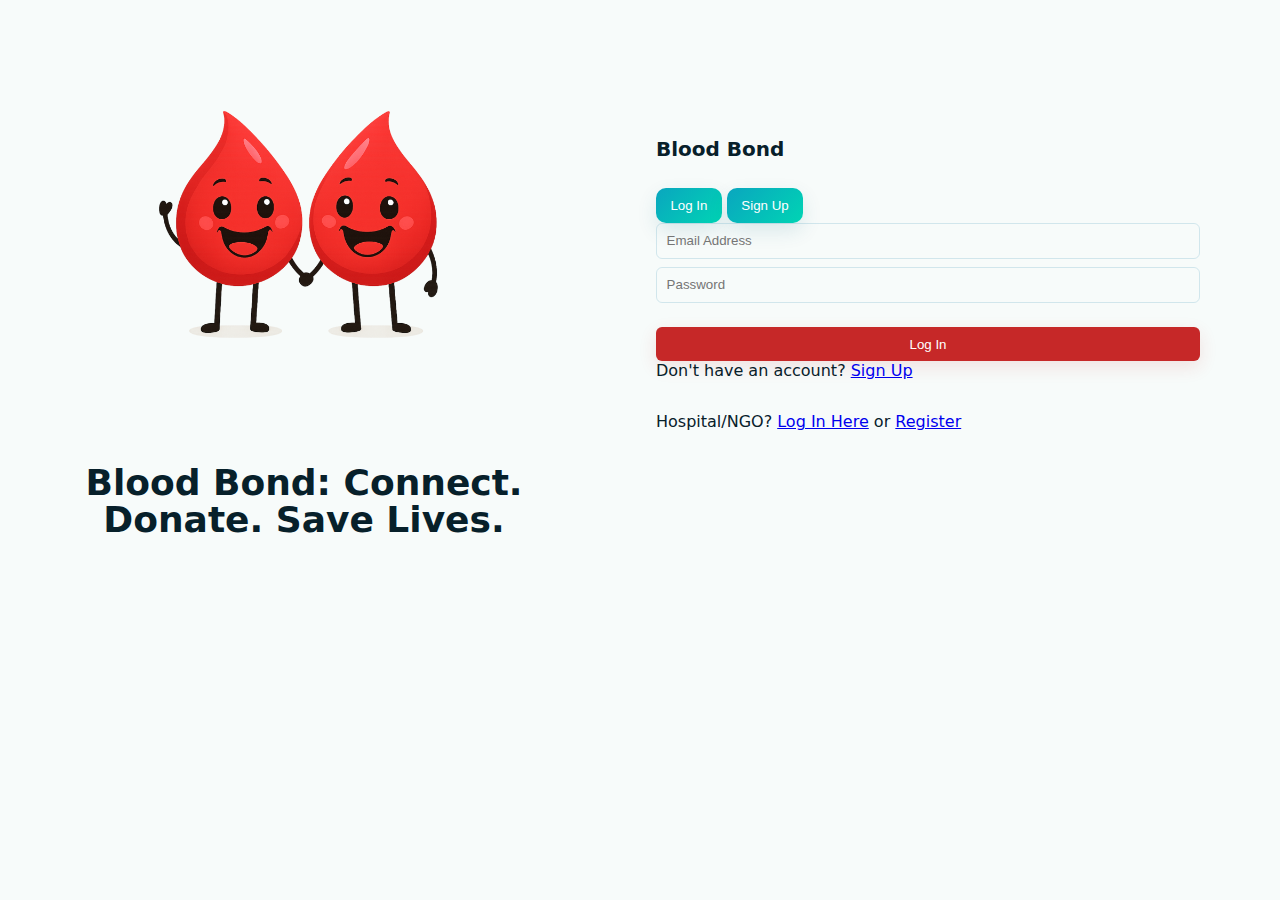
<file: hospital-profile.html>
<!doctype html>
<html lang="en">

<head>
    <meta charset="utf-8" />
    <meta name="viewport" content="width=device-width,initial-scale=1" />
    <title>Hospital Profile — Blood Bond</title>
    <link rel="stylesheet" href="styles.css">
</head>

<body>
    <header class="site-header">
        <div class="container">
            <h1 class="brand">Blood Bond</h1>
            <nav class="nav" aria-label="Main navigation">
                <a href="hospital-home.html">Home</a>
                <a href="hospital-campaigns.html">Campaigns</a>
            </nav>
            <div style="display:flex;align-items:center;gap:1rem">
                <div id="user-info" style="color:var(--muted);font-size:0.9rem"></div>
                <a href="hospital-profile.html"><img src="https://i.pravatar.cc/80" alt="Profile" class="avatar"
                        style="width:40px;height:40px" /></a>
            </div>
        </div>
    </header>

    <main class="container" style="padding-top:2rem;max-width:600px">
        <h2 style="margin-bottom:1.5rem">Hospital Profile</h2>

        <div class="card" style="text-align:center;padding:2rem">
            <div style="position:relative;display:inline-block;margin-bottom:1.5rem">
                <img id="profile-picture" src="https://i.pravatar.cc/150" alt="Hospital Profile" class="avatar"
                    style="width:120px;height:120px;border:4px solid var(--primary)" />
                <label for="picture-upload"
                    style="position:absolute;bottom:0;right:0;background:var(--primary);color:white;border-radius:50%;width:36px;height:36px;display:flex;align-items:center;justify-content:center;cursor:pointer;box-shadow:0 2px 4px rgba(0,0,0,0.2)">
                    <svg width="20" height="20" viewBox="0 0 24 24" fill="none" stroke="currentColor" stroke-width="2"
                        stroke-linecap="round" stroke-linejoin="round">
                        <path d="M23 19a2 2 0 0 1-2 2H3a2 2 0 0 1-2-2V8a2 2 0 0 1 2-2h4l2-3h6l2 3h4a2 2 0 0 1 2 2z">
                        </path>
                        <circle cx="12" cy="13" r="4"></circle>
                    </svg>
                </label>
                <input type="file" id="picture-upload" accept="image/*" style="display:none" />
            </div>

            <h3 id="hospital-name" style="margin:0 0 0.5rem;font-size:1.5rem">Hospital Name</h3>
            <p id="hospital-email" style="color:var(--muted);margin:0 0 1rem">email@hospital.com</p>

            <div style="text-align:left;margin-top:1.5rem;padding-top:1.5rem;border-top:1px solid var(--border)">
                <div style="margin-bottom:0.75rem">
                    <strong>Contact Person:</strong> <span id="contact-name">-</span>
                </div>
                <div style="margin-bottom:0.75rem">
                    <strong>Address:</strong> <span id="hospital-address">-</span>
                </div>
                <div style="margin-bottom:0.75rem">
                    <strong>License Number:</strong> <span id="license-number">-</span>
                </div>
            </div>

            <div style="margin-top:2rem">
                <button id="logout-btn" class="btn-secondary" style="width:100%">Log Out</button>
            </div>
        </div>

        <div id="profile-result" class="result" aria-live="polite" style="margin-top:1rem"></div>
    </main>

    <footer class="site-footer">
        <div class="container">
            <small>© Blood Bond — Hospital Portal</small>
        </div>
    </footer>

    <script src="auth.js"></script>
    <script>
        document.addEventListener('DOMContentLoaded', () => {
            const session = BBAuth.requireLogin();
            if (!session) return;

            if (session.role !== 'hospital') {
                alert('Access denied. Hospital accounts only.');
                window.location.href = 'index.html';
                return;
            }

            const profilePicture = document.getElementById('profile-picture');
            const pictureUpload = document.getElementById('picture-upload');
            const hospitalName = document.getElementById('hospital-name');
            const hospitalEmail = document.getElementById('hospital-email');
            const contactName = document.getElementById('contact-name');
            const hospitalAddress = document.getElementById('hospital-address');
            const licenseNumber = document.getElementById('license-number');
            const logoutBtn = document.getElementById('logout-btn');
            const profileResult = document.getElementById('profile-result');
            const userInfoEl = document.getElementById('user-info');

            // Load hospital data
            const users = JSON.parse(localStorage.getItem('bb_users') || '[]');
            const hospital = users.find(u => u.id === session.userId);

            if (!hospital) {
                alert('Hospital account not found.');
                BBAuth.logout();
                return;
            }

            // Display hospital info
            hospitalName.textContent = hospital.hospital_name || 'Hospital Name';
            hospitalEmail.textContent = hospital.email || session.identifier;
            contactName.textContent = hospital.name || '-';
            hospitalAddress.textContent = hospital.address || '-';
            licenseNumber.textContent = hospital.license_number || '-';

            if (hospital.picture) {
                profilePicture.src = hospital.picture;
            }

            if (userInfoEl) {
                userInfoEl.textContent = hospital.hospital_name || session.identifier;
            }

            // Handle profile picture upload
            if (pictureUpload) {
                pictureUpload.addEventListener('change', e => {
                    const file = e.target.files[0];
                    if (!file) {
                        return;
                    }

                    // Check file size (max 2MB)
                    if (file.size > 2 * 1024 * 1024) {
                        profileResult.textContent = 'Image too large. Please choose an image under 2MB.';
                        profileResult.style.color = '#ef4444';
                        return;
                    }

                    // Check file type
                    if (!file.type.startsWith('image/')) {
                        profileResult.textContent = 'Please select a valid image file.';
                        profileResult.style.color = '#ef4444';
                        return;
                    }

                    // Read and convert to Data URL
                    const reader = new FileReader();
                    reader.onload = function (event) {
                        const dataUrl = event.target.result;

                        // Update UI
                        profilePicture.src = dataUrl;

                        // Save to localStorage
                        hospital.picture = dataUrl;
                        const userIdx = users.findIndex(u => u.id === session.userId);
                        if (userIdx !== -1) {
                            users[userIdx] = hospital;
                            localStorage.setItem('bb_users', JSON.stringify(users));

                            profileResult.textContent = 'Profile picture updated successfully.';
                            profileResult.style.color = '#4ade80';
                            setTimeout(() => { profileResult.textContent = ''; }, 3000);
                        }
                    };
                    reader.onerror = function () {
                        profileResult.textContent = 'Error reading image file.';
                        profileResult.style.color = '#ef4444';
                    };
                    reader.readAsDataURL(file);
                });
            }

            // Handle logout
            if (logoutBtn) {
                logoutBtn.addEventListener('click', () => {
                    if (confirm('Are you sure you want to log out?')) {
                        BBAuth.logout();
                    }
                });
            }
        });
    </script>
</body>

</html>
</file>
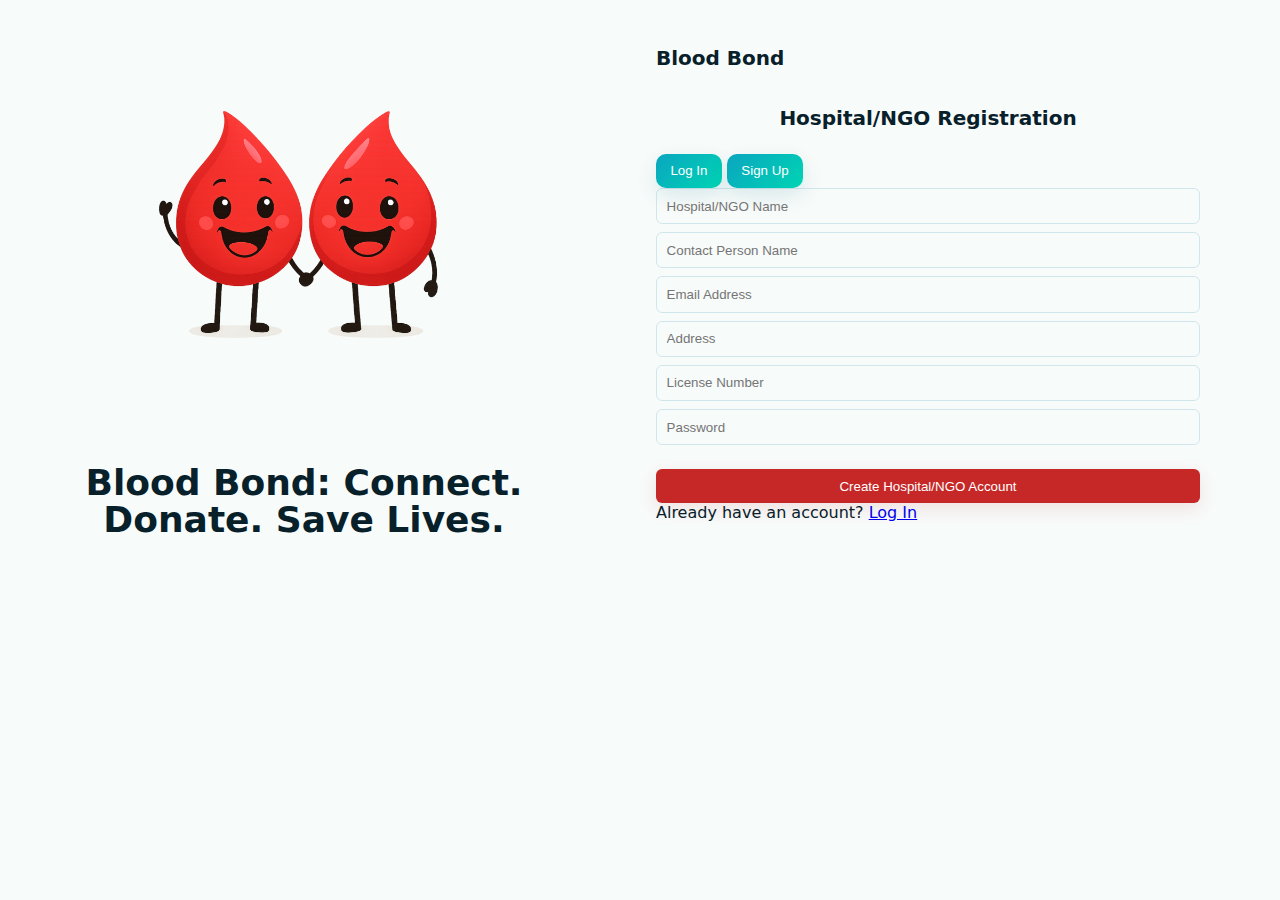
<file: hospital-signup.html>
<!doctype html>
<html lang="en">

<head>
    <meta charset="utf-8" />
    <meta name="viewport" content="width=device-width,initial-scale=1" />
    <title>Hospital/NGO Sign Up — Blood Bond</title>
    <link rel="stylesheet" href="styles.css">
</head>

<body style="background:var(--bg)">
    <div class="auth-container">
        <div style="display:flex;align-items:center;gap:3rem;max-width:1200px;width:100%">
            <!-- Left side - Hero image and text -->
            <div class="hero-copy"
                style="flex:1;display:flex;flex-direction:column;align-items:center;justify-content:center;padding:2rem">
                <img src="Untitled design (4).png" alt="Blood drops"
                    style="width:100%;max-width:400px;margin-bottom:2rem;object-fit:contain" />
                <h2 class="hero-title" style="text-align:center"><span class="brand-name">Blood Bond:</span> Connect.
                    Donate. Save Lives.</h2>
            </div>

            <!-- Right side - Hospital/NGO Sign up form -->
            <div class="auth-form-wrapper" style="flex:1">
                <div class="auth-header">
                    <h1 class="brand" style="justify-content:center">Blood Bond</h1><br>
                    <h2 style="text-align:center;margin-bottom:1rem;font-size:1.25rem">Hospital/NGO Registration</h2>
                    <div class="auth-toggle">
                        <button type="button" onclick="window.location.href='login.html'">Log In</button>
                        <button type="button" class="active">Sign Up</button>
                    </div>
                </div>

                <form id="hospital-signup-form">
                    <input id="hospital_name" name="hospital_name" type="text" placeholder="Hospital/NGO Name"
                        required />
                    <input id="name" name="name" type="text" placeholder="Contact Person Name" required />
                    <input id="email" name="email" type="email" placeholder="Email Address" required />
                    <input id="address" name="address" type="text" placeholder="Address" required />
                    <input id="license_number" name="license_number" type="text" placeholder="License Number"
                        required />
                    <input id="password" name="password" type="password" placeholder="Password" required />

                    <input type="hidden" id="role" name="role" value="hospital" />

                    <button type="submit" class="btn-blood" style="width:100%;margin-top:1rem">Create Hospital/NGO
                        Account</button>
                </form>

                <div class="auth-link">
                    Already have an account? <a href="login.html">Log In</a>
                </div>

                <div id="signup-result" class="result" aria-live="polite"></div>
            </div>
        </div>
    </div>

    <script src="auth.js"></script>
    <script>
        document.addEventListener('DOMContentLoaded', () => {
            const form = document.getElementById('hospital-signup-form');
            const result = document.getElementById('signup-result');

            form.addEventListener('submit', e => {
                e.preventDefault();
                const data = {
                    id: Date.now(),
                    role: 'hospital',
                    hospital_name: form.hospital_name.value.trim(),
                    name: form.name.value.trim(),
                    email: form.email.value.trim(),
                    address: form.address.value.trim(),
                    license_number: form.license_number.value.trim(),
                    password: form.password.value,
                    phone: form.email.value.trim() // Use email as identifier
                };

                if (!data.hospital_name || !data.name || !data.email || !data.address || !data.license_number || !data.password) {
                    result.textContent = 'Please fill all required fields.';
                    result.style.color = '#ef4444';
                    return;
                }

                // Check for existing identifier collision
                const existing = BBAuth.findUserByIdentifier(data.email);
                if (existing) {
                    result.textContent = 'An account with this email already exists.';
                    result.style.color = '#ef4444';
                    return;
                }

                BBAuth.saveUser(data);
                // create session and redirect to hospital home
                BBAuth.saveSession({ role: 'hospital', identifier: data.email, userId: data.id, loggedAt: Date.now() });
                result.style.color = '#4ade80';
                result.textContent = 'Hospital/NGO account created — redirecting...';
                setTimeout(() => window.location.href = 'hospital-home.html', 700);
            });
        });
    </script>
</body>

</html>
</file>
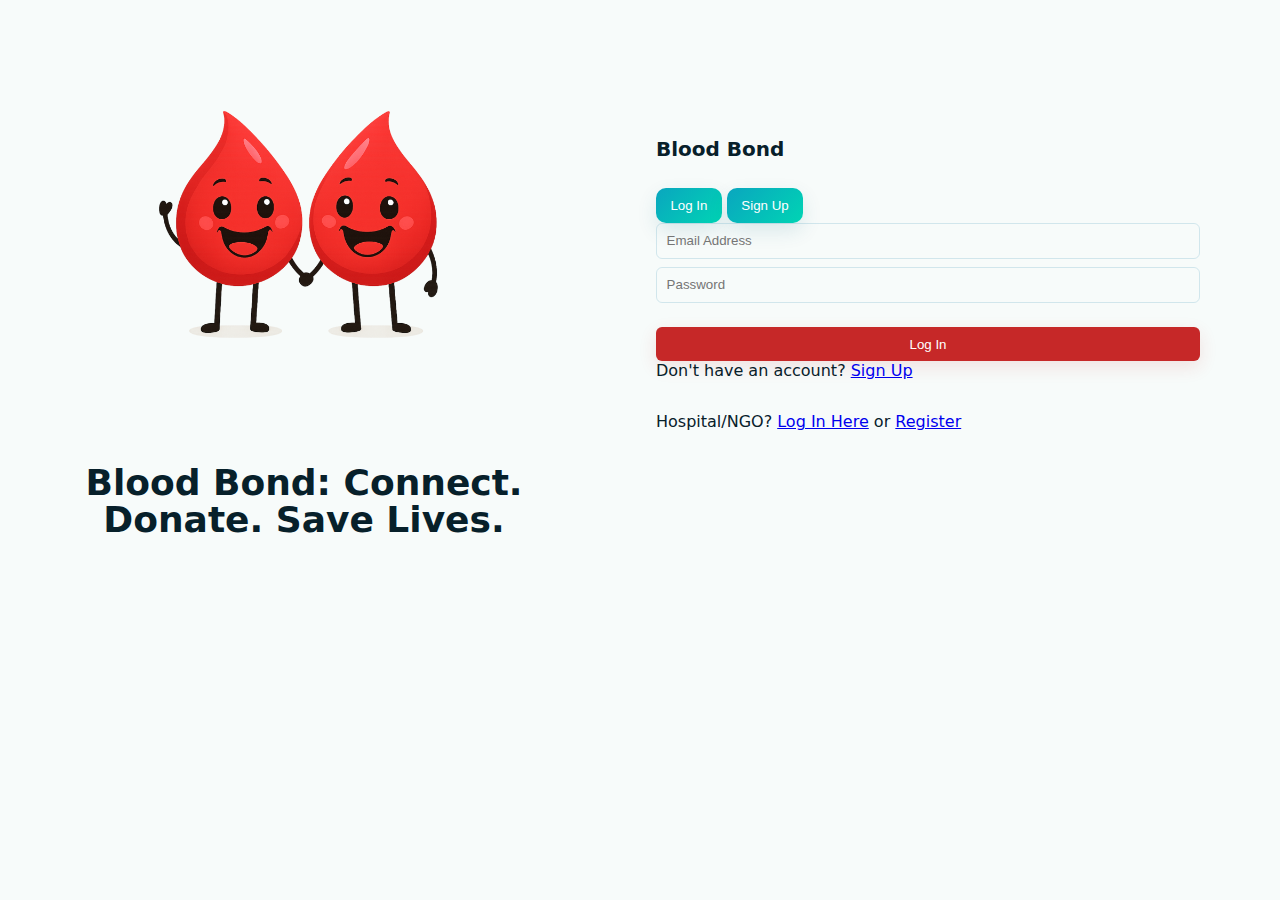
<file: login.html>
<!doctype html>
<html lang="en">

<head>
  <meta charset="utf-8" />
  <meta name="viewport" content="width=device-width,initial-scale=1" />
  <title>Login — Blood Bond</title>
  <link rel="stylesheet" href="styles.css">
</head>

<body style="background:var(--bg)">
  <div class="auth-container">
    <div style="display:flex;align-items:center;gap:3rem;max-width:1200px;width:100%">
      <!-- Left side - Hero image and text -->
      <div class="hero-copy"
        style="flex:1;display:flex;flex-direction:column;align-items:center;justify-content:center;padding:2rem">
        <img src="Untitled design (4).png" alt="Blood drops"
          style="width:100%;max-width:400px;margin-bottom:2rem;object-fit:contain" />
        <h2 class="hero-title" style="text-align:center"><span class="brand-name">Blood Bond:</span> Connect. Donate.
          Save Lives.</h2>
      </div>

      <!-- Right side - Login form -->
      <div class="auth-form-wrapper" style="flex:1">
        <div class="auth-header">
          <h1 class="brand" style="justify-content:center">Blood Bond</h1><br>
          <div class="auth-toggle">
            <button type="button" class="active">Log In</button>
            <button type="button" onclick="window.location.href='signup.html'">Sign Up</button>
          </div>
        </div>

        <form id="login-form">
          <input id="identifier" name="identifier" type="text" placeholder="Email Address" required />
          <input id="password" name="password" type="password" placeholder="Password" required />

          <input type="hidden" id="role" name="role" value="donor" />

          <button type="submit" class="btn-blood" style="width:100%;margin-top:1rem">Log In</button>
        </form>

        <div class="auth-link">
          Don't have an account? <a href="signup.html">Sign Up</a>
        </div>

        <div class="auth-link" style="margin-top:1rem;padding-top:1rem;border-top:1px solid var(--border)">
          Hospital/NGO? <a href="#" id="hospital-login-link">Log In Here</a> or <a
            href="hospital-signup.html">Register</a>
        </div>

        <div id="login-result" class="result" aria-live="polite"></div>
      </div>
    </div>
  </div>

  <script src="auth.js"></script>
  <script>
    document.addEventListener('DOMContentLoaded', () => {
      const form = document.getElementById('login-form');
      const result = document.getElementById('login-result');
      const hospitalLoginLink = document.getElementById('hospital-login-link');
      const roleField = document.getElementById('role');
      const loginBtn = form.querySelector('button[type="submit"]');

      // Handle hospital login link click
      if (hospitalLoginLink) {
        hospitalLoginLink.addEventListener('click', (e) => {
          e.preventDefault();
          // Toggle to hospital mode
          roleField.value = 'hospital';
          loginBtn.textContent = 'Log In as Hospital/NGO';
          loginBtn.style.background = '#059669';
          result.textContent = 'Logging in as Hospital/NGO...';
          result.style.color = '#059669';
          setTimeout(() => { result.textContent = ''; }, 2000);
        });
      }

      form.addEventListener('submit', e => {
        e.preventDefault();
        const role = form.role.value || 'donor';
        const id = form.identifier.value.trim();
        const pw = form.password.value;

        if (!id || !pw) {
          result.textContent = 'Please fill email and password.';
          result.style.color = '#ef4444';
          return;
        }

        // Verify against stored users
        const user = BBAuth.findUserByIdentifier(id);
        if (!user || user.password !== pw) {
          result.textContent = 'Invalid credentials. Please check your email and password.';
          result.style.color = '#ef4444';
          return;
        }

        // Create session
        const session = { role: user.role, identifier: user.email || user.phone || user.identifier, userId: user.id, loggedAt: Date.now() };
        BBAuth.saveSession(session);
        result.textContent = 'Signed in — redirecting...';
        result.style.color = '#4ade80';
        // Redirect based on role
        const redirectUrl = (user.role === 'hospital') ? 'hospital-home.html' : 'index.html';
        setTimeout(() => { window.location.href = redirectUrl; }, 600);
      });
    });
  </script>
</body>

</html>
</file>
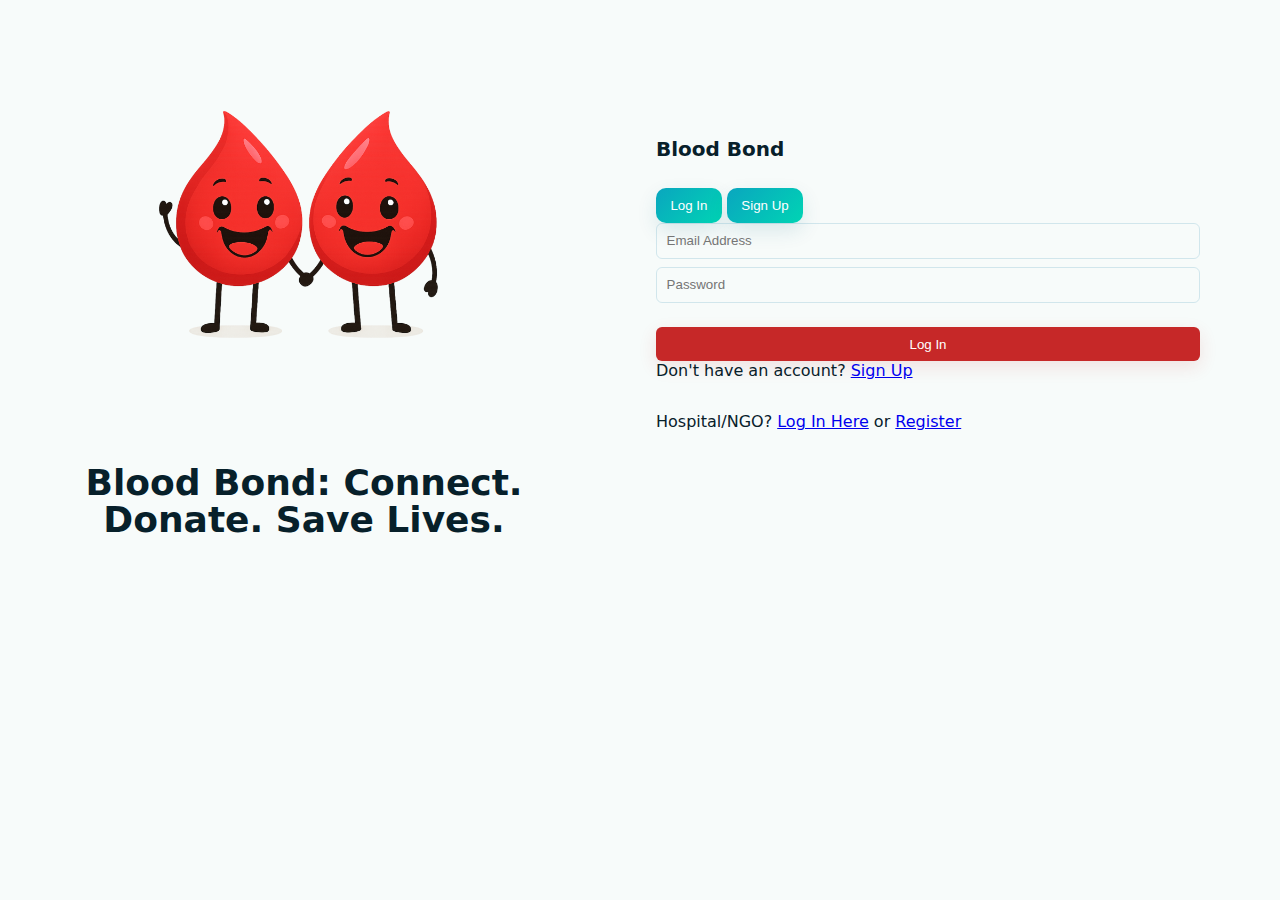
<file: profile.html>
<!doctype html>
<html lang="en">
<head>
  <meta charset="utf-8" />
  <meta name="viewport" content="width=device-width,initial-scale=1" />
  <title>Profile — Blood Bond</title>
  <link rel="stylesheet" href="styles.css">
</head>
<body>
  <header class="site-header">
    <div class="container">
      <h1 class="brand">Blood Bond</h1>
      <nav class="nav" aria-label="Main navigation">
        <a href="index.html">Home</a>
        <a href="requests.html">Requests</a>
        <a href="campaigns.html" class="active">Campaigns</a>
      </nav>
      <div style="display:flex;align-items:center;gap:1rem">
        <div id="user-info" style="color:var(--muted);font-size:0.9rem"></div>
        <a href="profile.html"><img src="https://i.pravatar.cc/80" alt="Profile" class="avatar" style="width:40px;height:40px" /></a>
      </div>
    </div>
  </header>

  <main class="container" style="padding-top:2rem;max-width:1000px">
    <!-- Profile Header Card -->
    <div class="profile-header">
      <div class="profile-avatar">
        <img id="profile-avatar-img" class="avatar" src="https://i.pravatar.cc/150?img=12" alt="Profile" />
        <label for="profile-file" class="profile-edit-icon" style="cursor:pointer" title="Edit photo">
          ✏️
        </label>
        <input id="profile-file" name="picture_file" type="file" accept="image/*" style="display:none" />
      </div>
      <div class="profile-info">
        <h1 class="profile-name" id="profile-name">Rahul S.</h1>
        <span class="blood-badge" id="profile-blood">A+</span>
        <div class="profile-willing">
          <span style="color:var(--muted);font-weight:500">Willing to Donate</span>
          <label class="toggle-switch">
            <input type="checkbox" id="willing-toggle" checked />
            <span class="toggle-slider"></span>
          </label>
          <span style="color:var(--text);font-weight:600">ON</span>
        </div>
      </div>
    </div>

    <!-- Profile Form -->
    <section class="card">
      <h3 style="margin-top:0">Full Address</h3>
      <form id="profile-form">
        <input type="hidden" id="profile-pic" name="picture" />
        <input id="profile-address" name="address" type="text" placeholder="Enter your full address" style="background:var(--bg);border:1px solid var(--border);padding:1rem;border-radius:8px" />
        <button type="submit" class="btn-blood" style="width:auto;align-self:flex-end;margin-top:1rem">Save Changes</button>
      </form>
      <div id="profile-result" class="result"></div>
    </section>

    <!-- Email and Phone (read-only) -->
    <section class="card">
      <h3 style="margin-top:0">Email Address</h3>
      <div style="background:var(--bg);border:1px solid var(--border);padding:1rem;border-radius:8px;display:flex;align-items:center;gap:0.5rem;color:var(--muted)">
        🔒 <span id="profile-email">rahul@example.com</span>
      </div>

      <h3 style="margin-top:1.5rem">Phone Number</h3>
      <div style="background:var(--bg);border:1px solid var(--border);padding:1rem;border-radius:8px;display:flex;align-items:center;gap:0.5rem;color:var(--muted)">
        🔒 <span id="profile-phone">+88017...33481</span>
      </div>
    </section>

    <!-- Logout Button -->
    <div style="text-align:center;margin-top:2rem">
      <button id="logout-btn" class="btn-secondary" style="width:100%;max-width:600px;border-color:var(--brand);color:var(--brand);padding:1rem;font-size:1rem">Log Out</button>
    </div>
  </main>

  <footer class="site-footer"><div class="container"><small>© Blood Bond</small></div></footer>

  <script src="auth.js"></script>
  <script>
    document.addEventListener('DOMContentLoaded', ()=>{
      const session = BBAuth.requireLogin(); if(!session) return;

      const profileForm = document.getElementById('profile-form');
      const profileResult = document.getElementById('profile-result');
      const willingToggle = document.getElementById('willing-toggle');
      const logoutBtn = document.getElementById('logout-btn');

      // Load current user data
      const users = JSON.parse(localStorage.getItem('bb_users')||'[]');
      const me = users.find(u=>u.id === session.userId) || {};
      
      // Update profile display
      if(me.name) document.getElementById('profile-name').textContent = me.name;
      if(me.blood_group) document.getElementById('profile-blood').textContent = me.blood_group;
      if(me.email) document.getElementById('profile-email').textContent = me.email;
      if(me.phone) document.getElementById('profile-phone').textContent = me.phone;
      if(me.address) document.getElementById('profile-address').value = me.address;
      if(me.picture) {
        document.getElementById('profile-pic').value = me.picture;
        document.getElementById('profile-avatar-img').src = me.picture;
      }

      // file upload -> Data URL conversion
      const fileInput = document.getElementById('profile-file');
      fileInput.addEventListener('change', async (ev)=>{
        const f = ev.target.files && ev.target.files[0];
        if(!f) return;
        if(!f.type.startsWith('image/')){
          profileResult.textContent = 'Please upload an image file.'; 
          profileResult.style.color = '#ef4444';
          return;
        }
        const dataUrl = await new Promise((res,rej)=>{
          const r = new FileReader();
          r.onload = ()=>res(r.result);
          r.onerror = ()=>rej(new Error('File read error'));
          r.readAsDataURL(f);
        });
        // set preview and set hidden URL field so save will persist
        document.getElementById('profile-avatar-img').src = dataUrl;
        document.getElementById('profile-pic').value = dataUrl;
        
        // Auto-save picture
        const users = JSON.parse(localStorage.getItem('bb_users')||'[]');
        const idx = users.findIndex(u=>u.id===session.userId);
        if(idx>=0){
          users[idx].picture = dataUrl;
          localStorage.setItem('bb_users', JSON.stringify(users));
        }
      });

      profileForm.addEventListener('submit', e=>{
        e.preventDefault();
        const users = JSON.parse(localStorage.getItem('bb_users')||'[]');
        const idx = users.findIndex(u=>u.id===session.userId);
        if(idx>=0){
          users[idx].address = document.getElementById('profile-address').value.trim();
          users[idx].picture = document.getElementById('profile-pic').value.trim();
          localStorage.setItem('bb_users', JSON.stringify(users));
          profileResult.textContent = 'Profile updated successfully!';
          profileResult.style.color = '#4ade80';
          setTimeout(() => profileResult.textContent = '', 3000);
        }
      });

      // Willing to donate toggle
      willingToggle.addEventListener('change', (e)=>{
        const users = JSON.parse(localStorage.getItem('bb_users')||'[]');
        const idx = users.findIndex(u=>u.id===session.userId);
        if(idx>=0){
          users[idx].willingToDonate = e.target.checked;
          localStorage.setItem('bb_users', JSON.stringify(users));
        }
      });

      // Logout
      logoutBtn.addEventListener('click', ()=>{
        BBAuth.logout();
      });
    });
  </script>
</body>
</html>
</file>
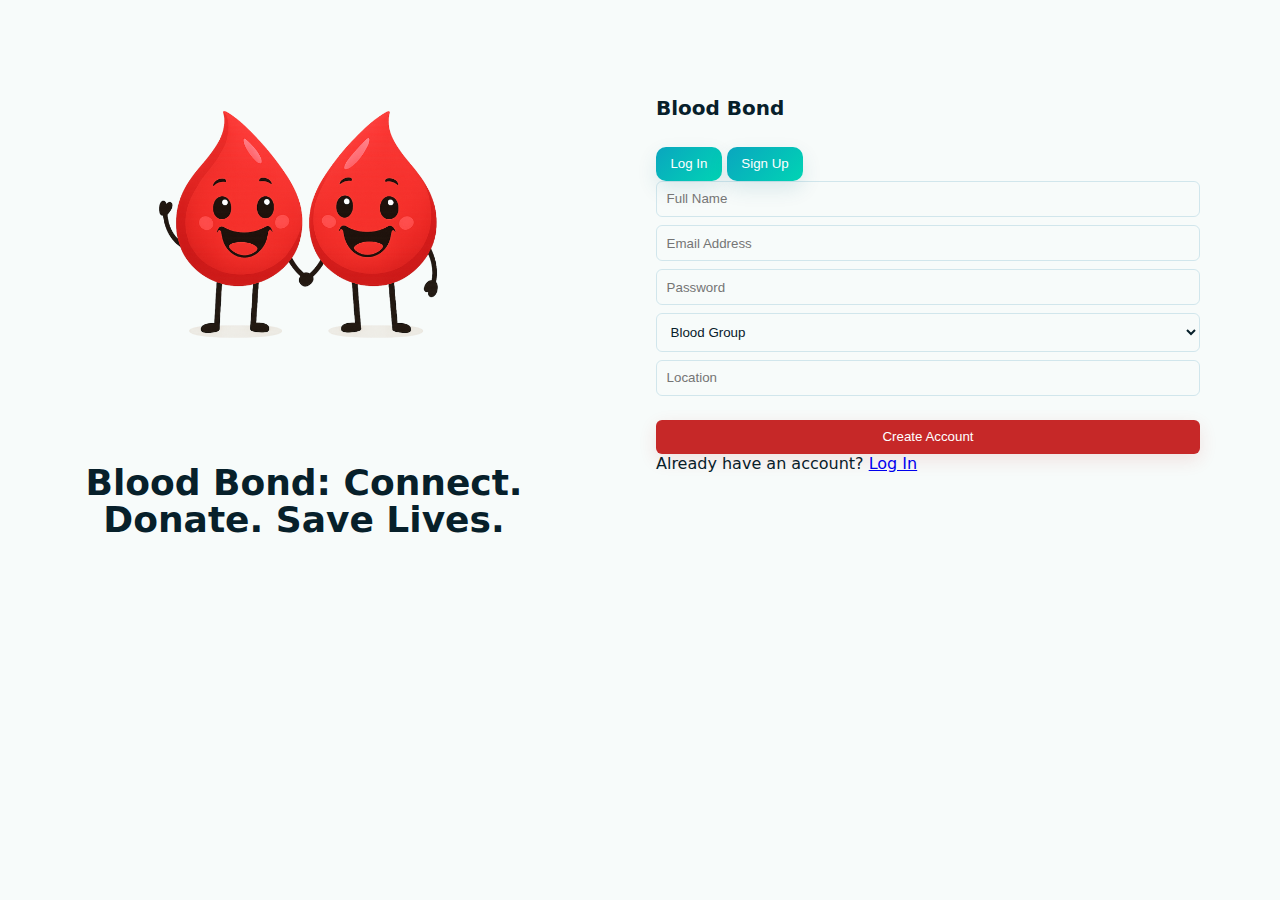
<file: signup.html>
<!doctype html>
<html lang="en">
  <head>
    <meta charset="utf-8" />
    <meta name="viewport" content="width=device-width,initial-scale=1" />
    <title>Sign Up — Blood Bond</title>
    <link rel="stylesheet" href="styles.css">
  </head>
  <body style="background:var(--bg)">
    <div class="auth-container">
      <div style="display:flex;align-items:center;gap:3rem;max-width:1200px;width:100%">
        <!-- Left side - Hero image and text -->
        <div class="hero-copy" style="flex:1;display:flex;flex-direction:column;align-items:center;justify-content:center;padding:2rem">
          <img src="Untitled design (4).png" alt="Blood drops" style="width:100%;max-width:400px;margin-bottom:2rem;object-fit:contain" />
          <h2 class="hero-title" style="text-align:center"><span class="brand-name">Blood Bond:</span> Connect. Donate. Save Lives.</h2>
        </div>

        <!-- Right side - Sign up form -->
        <div class="auth-form-wrapper" style="flex:1">
          <div class="auth-header">
            <h1 class="brand" style="justify-content:center">Blood Bond</h1><br>
            <div class="auth-toggle">
              <button type="button" onclick="window.location.href='login.html'">Log In</button>
              <button type="button" class="active">Sign Up</button>
            </div>
          </div>

          <form id="signup-form">
            <input id="name" name="name" type="text" placeholder="Full Name" required />
            <input id="email" name="email" type="email" placeholder="Email Address" required />
            <input id="password" name="password" type="password" placeholder="Password" required />
            
            <select id="blood_group" name="blood_group" required>
              <option value="">Blood Group</option>
              <option value="A+">A+</option>
              <option value="A-">A-</option>
              <option value="B+">B+</option>
              <option value="B-">B-</option>
              <option value="AB+">AB+</option>
              <option value="AB-">AB-</option>
              <option value="O+">O+</option>
              <option value="O-">O-</option>
            </select>

            <input id="address" name="address" type="text" placeholder="Location" />
            
            <input type="hidden" id="role" name="role" value="donor" />
            <input type="hidden" id="phone" name="phone" value="" />
            <input type="hidden" id="gender" name="gender" value="" />
            <input type="hidden" id="nid" name="nid" value="" />
            <input type="hidden" id="rh" name="rh" value="" />

            <button type="submit" class="btn-blood" style="width:100%;margin-top:1rem">Create Account</button>
          </form>

          <div class="auth-link">
            Already have an account? <a href="login.html">Log In</a>
          </div>

          <div id="signup-result" class="result" aria-live="polite"></div>
        </div>
      </div>
    </div>

    <script src="auth.js"></script>
    <script>
      document.addEventListener('DOMContentLoaded', ()=>{
        const form = document.getElementById('signup-form');
        const result = document.getElementById('signup-result');

        form.addEventListener('submit', e=>{
          e.preventDefault();
          const data = {
            id: Date.now(),
            role: form.role.value || 'donor',
            name: form.name.value.trim(),
            gender: form.gender.value || '',
            address: form.address.value.trim(),
            phone: form.phone.value.trim() || form.email.value.trim(),
            email: form.email.value.trim(),
            nid: form.nid.value.trim() || '',
            blood_group: form.blood_group.value,
            rh: form.rh.value || '',
            password: form.password.value
          };

          if(!data.name || !data.email || !data.password){
            result.textContent = 'Please fill required fields: name, email, password.';
            result.style.color = '#ef4444';
            return;
          }

          // Check for existing identifier collision
          const existing = BBAuth.findUserByIdentifier(data.email);
          if(existing){ 
            result.textContent = 'An account with this email already exists.'; 
            result.style.color = '#ef4444';
            return; 
          }

          BBAuth.saveUser(data);
          // create session and redirect to home
          BBAuth.saveSession({role:data.role, identifier:data.email, userId:data.id, loggedAt:Date.now()});
          result.style.color = '#4ade80';
          result.textContent = 'Account created — redirecting to home...';
          setTimeout(()=> window.location.href = 'index.html', 700);
        });
      });
    </script>
  </body>
</html>
</file>
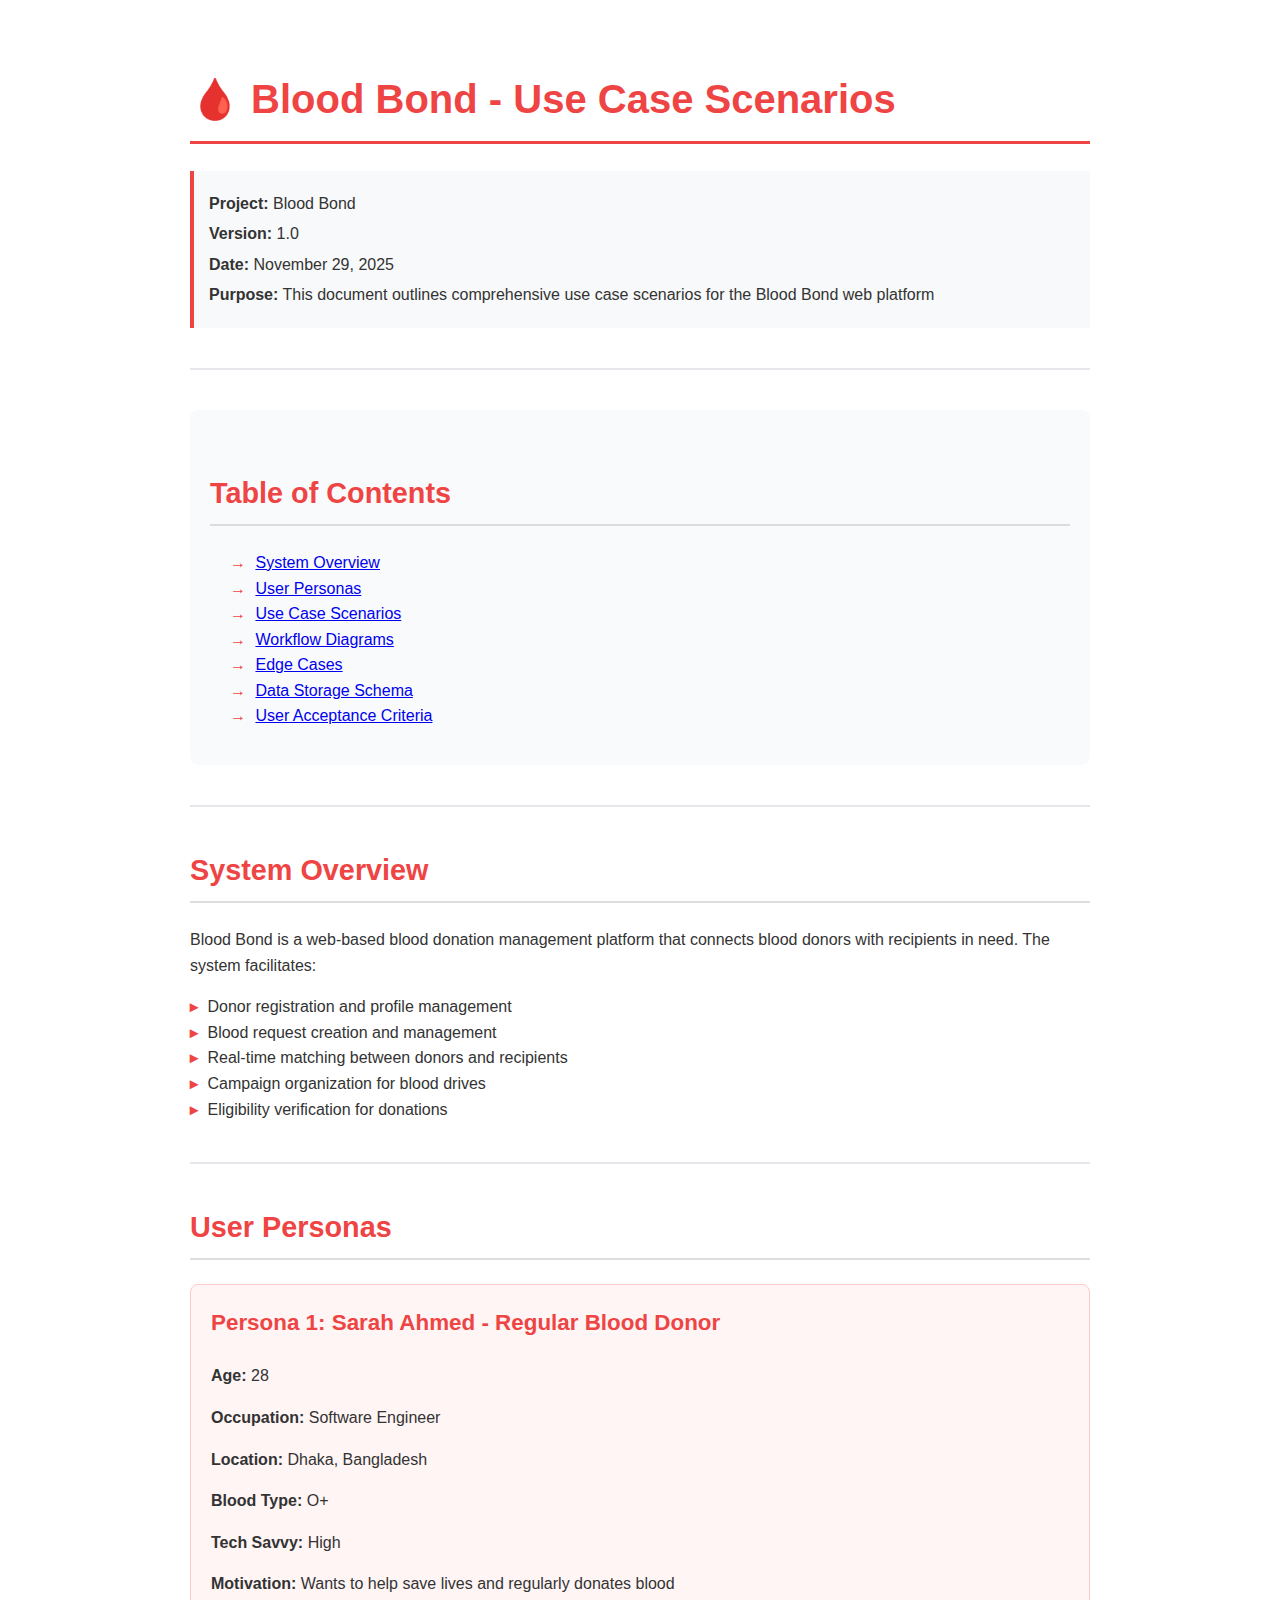
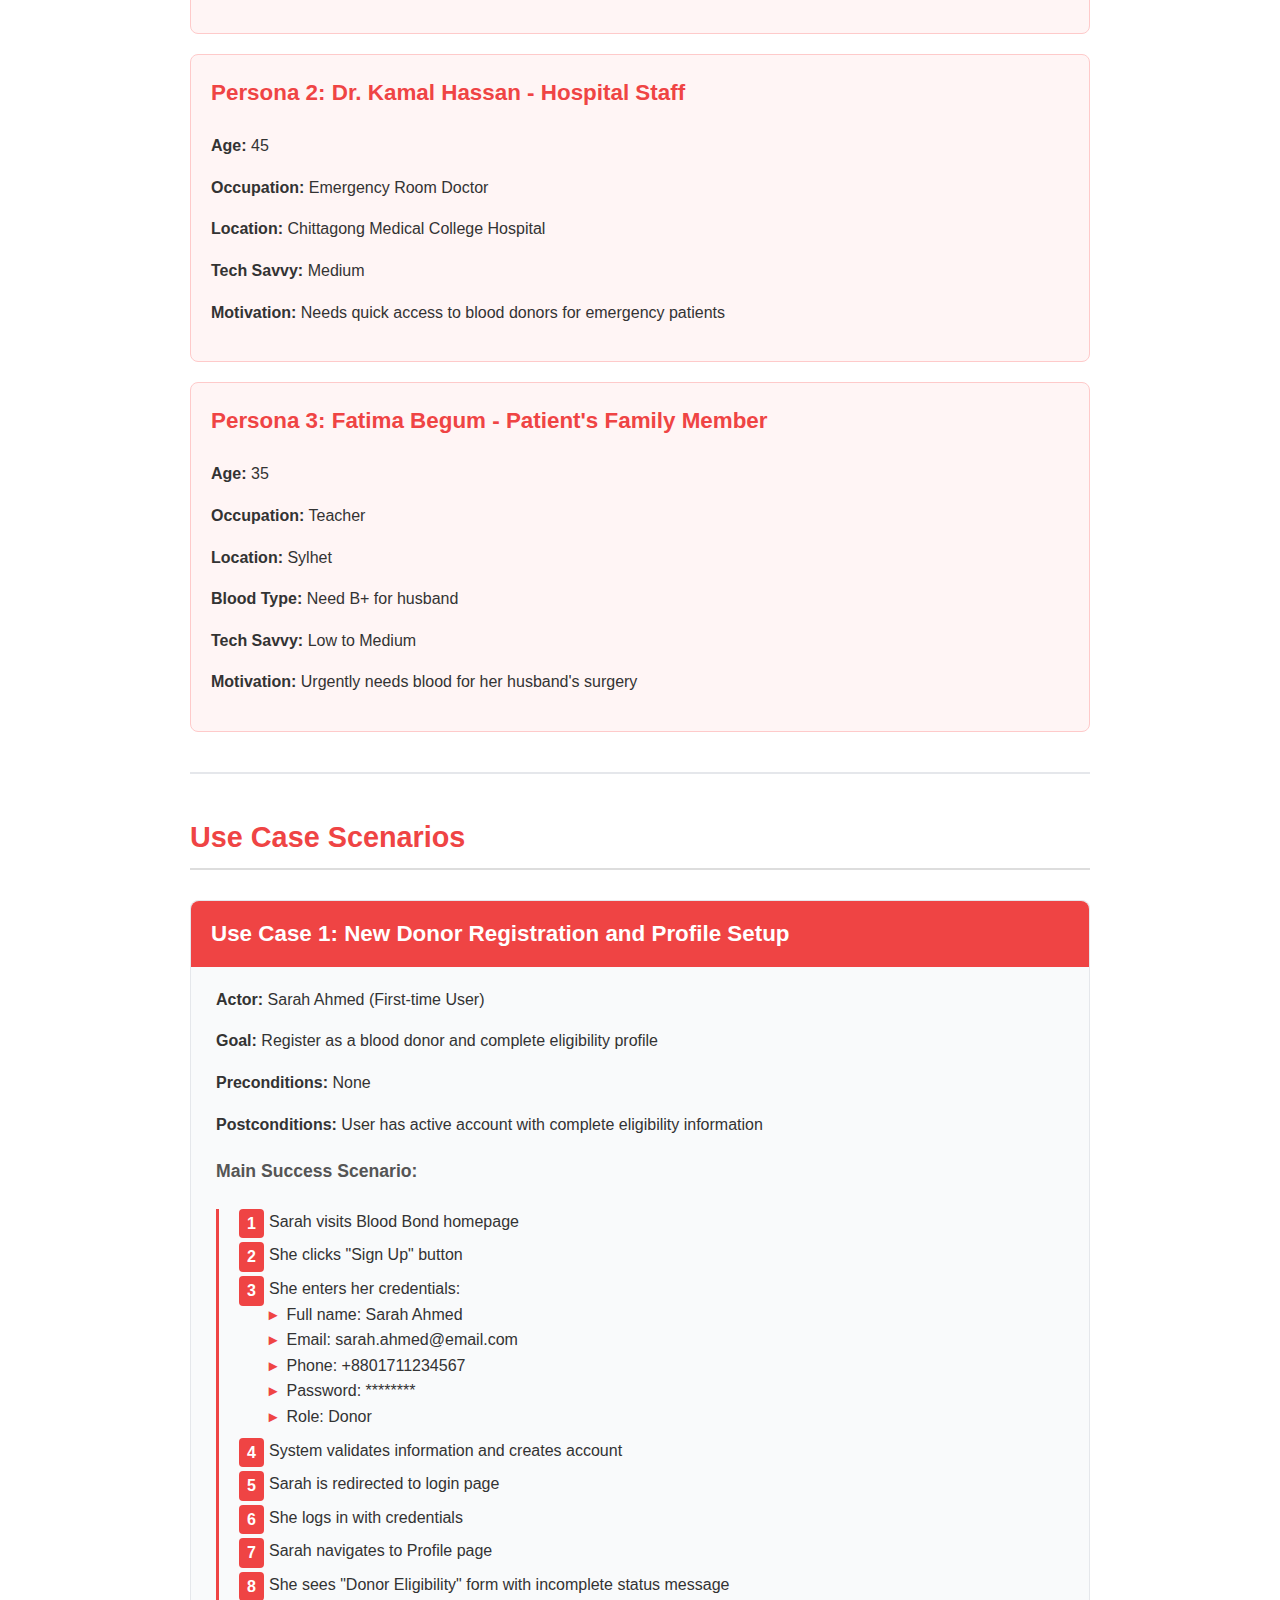
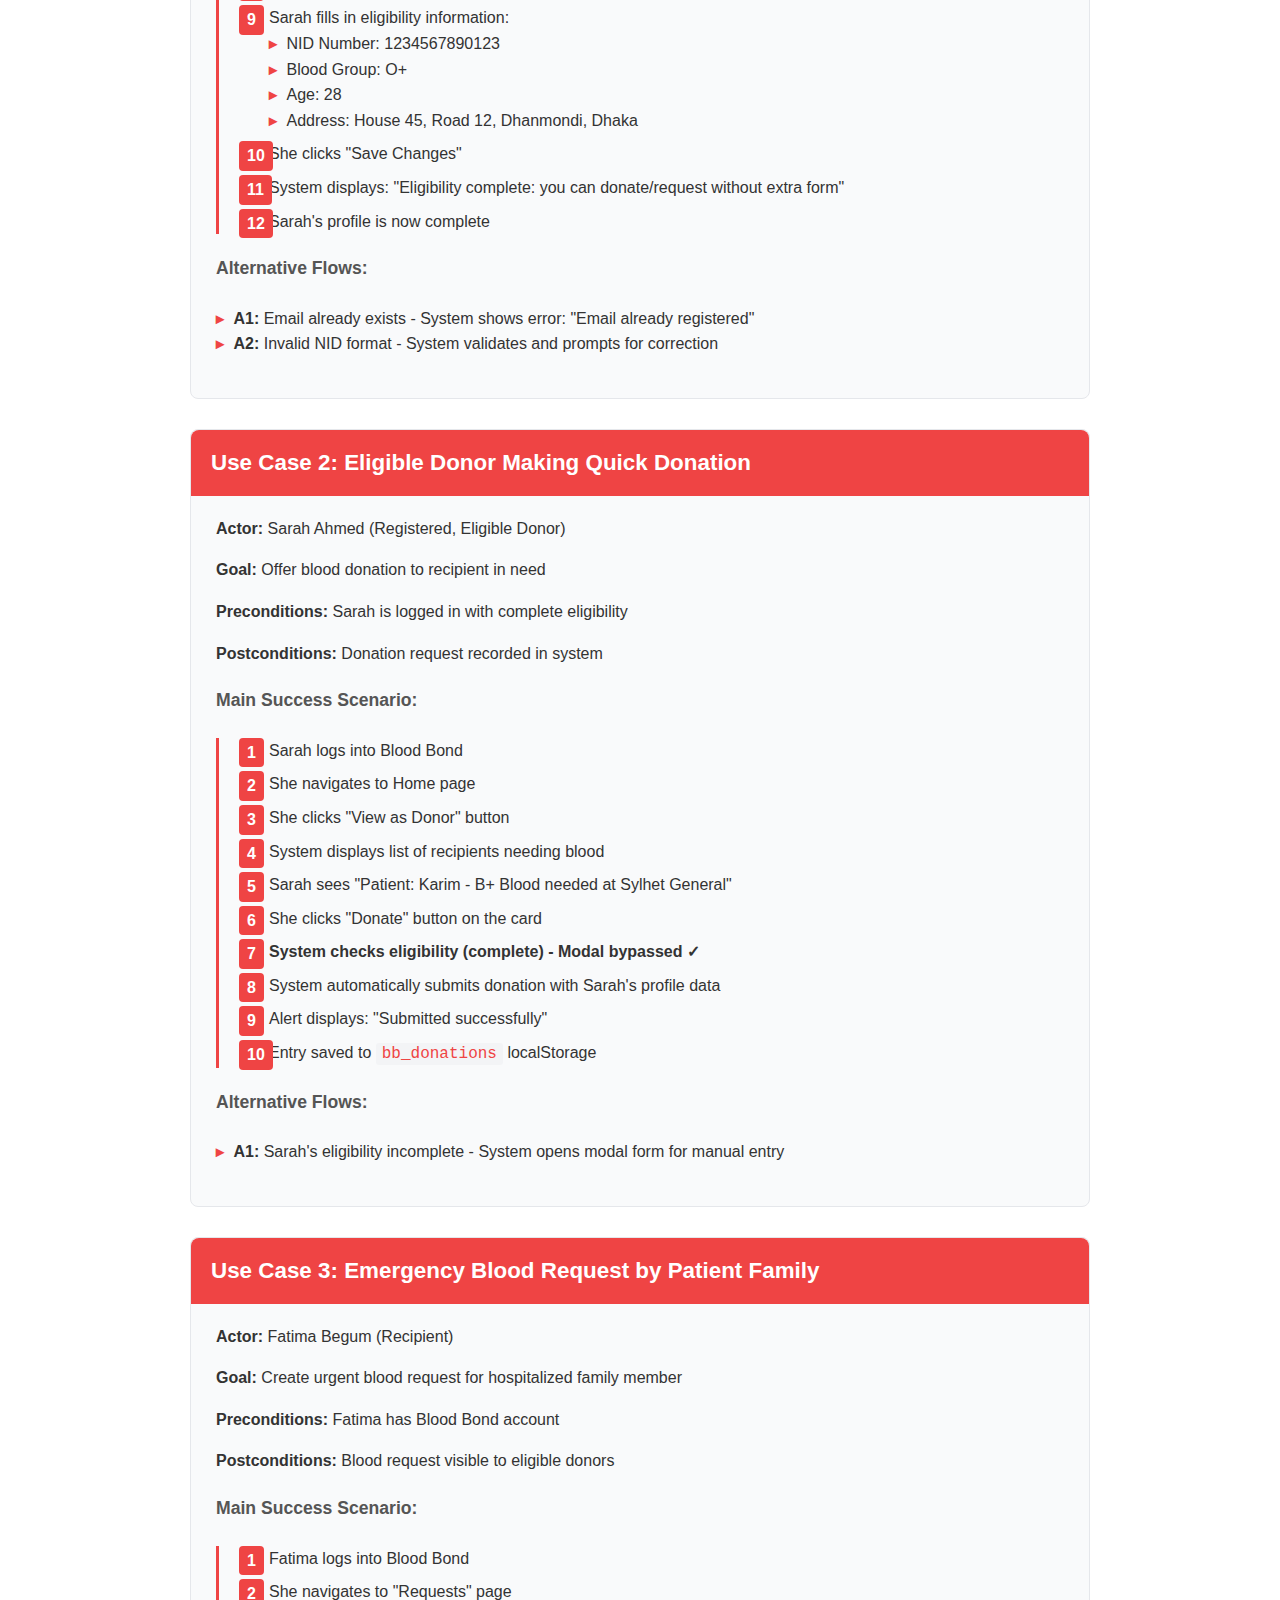
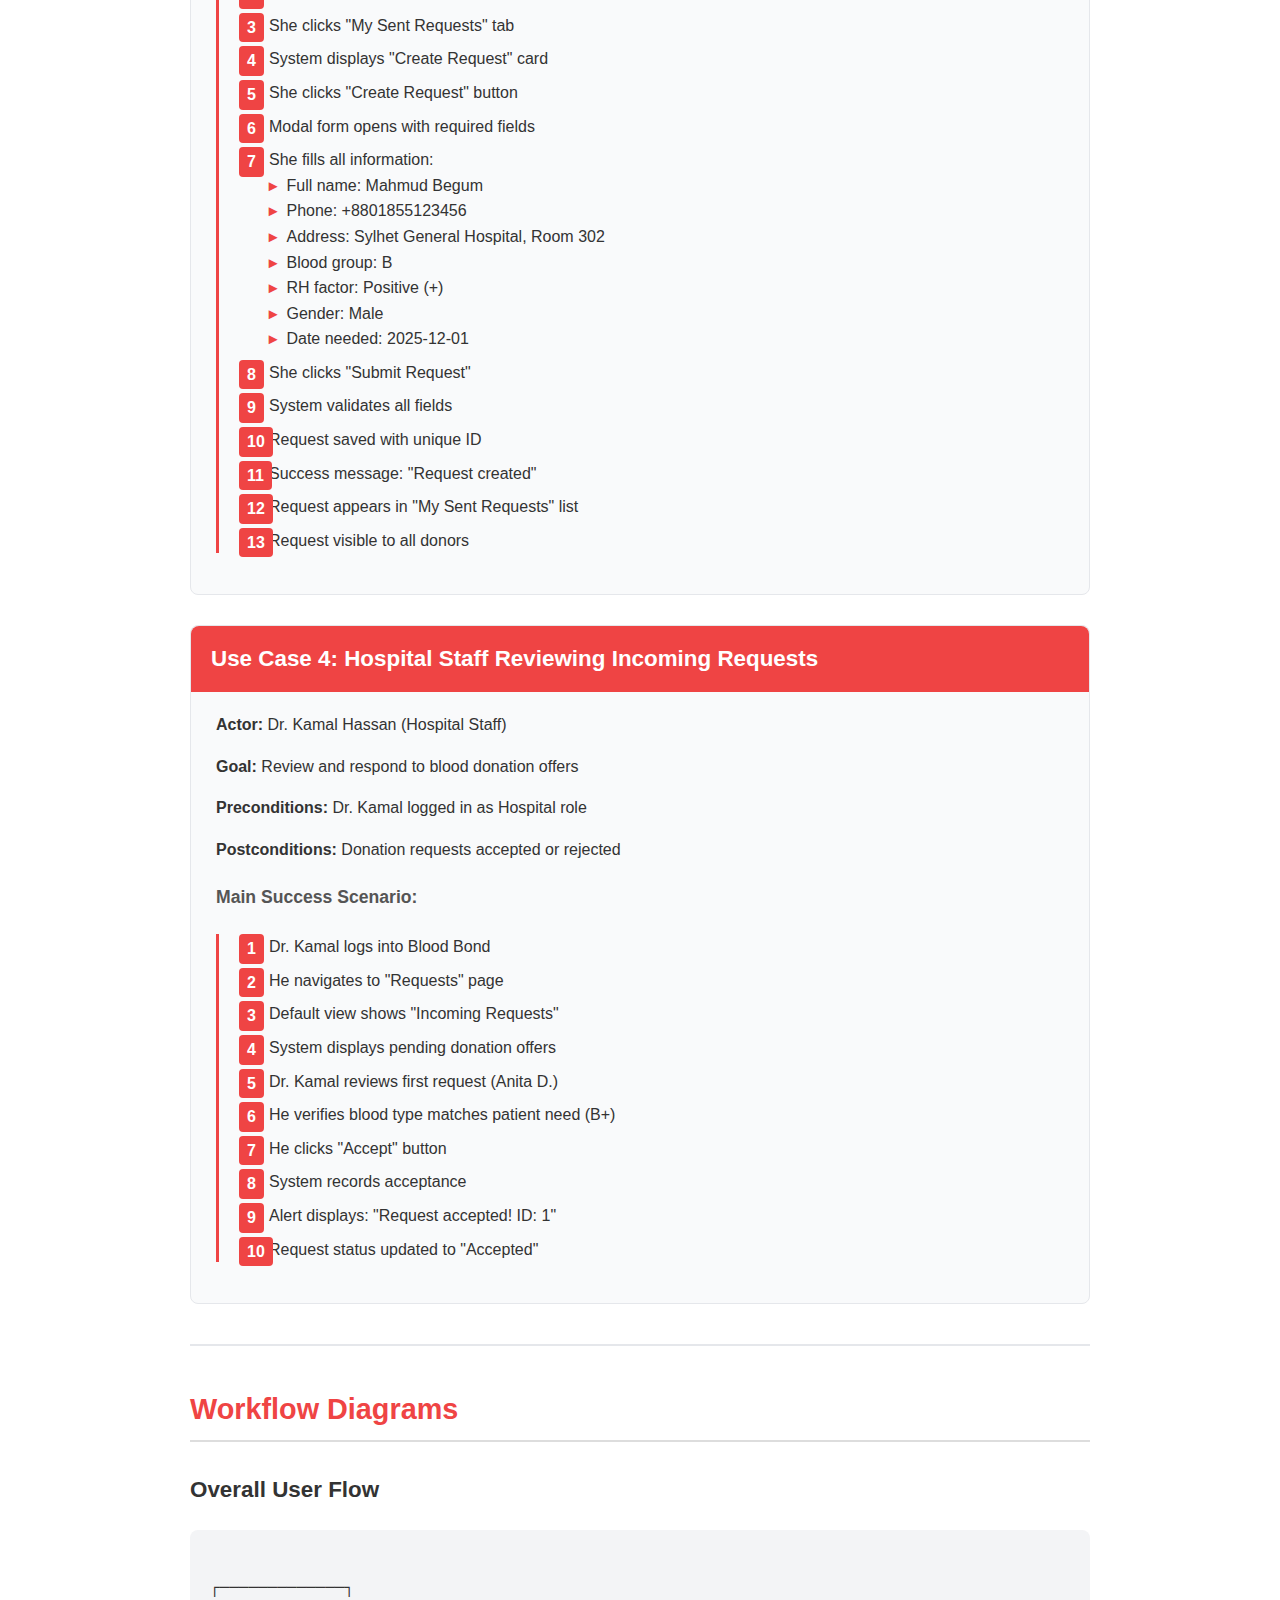
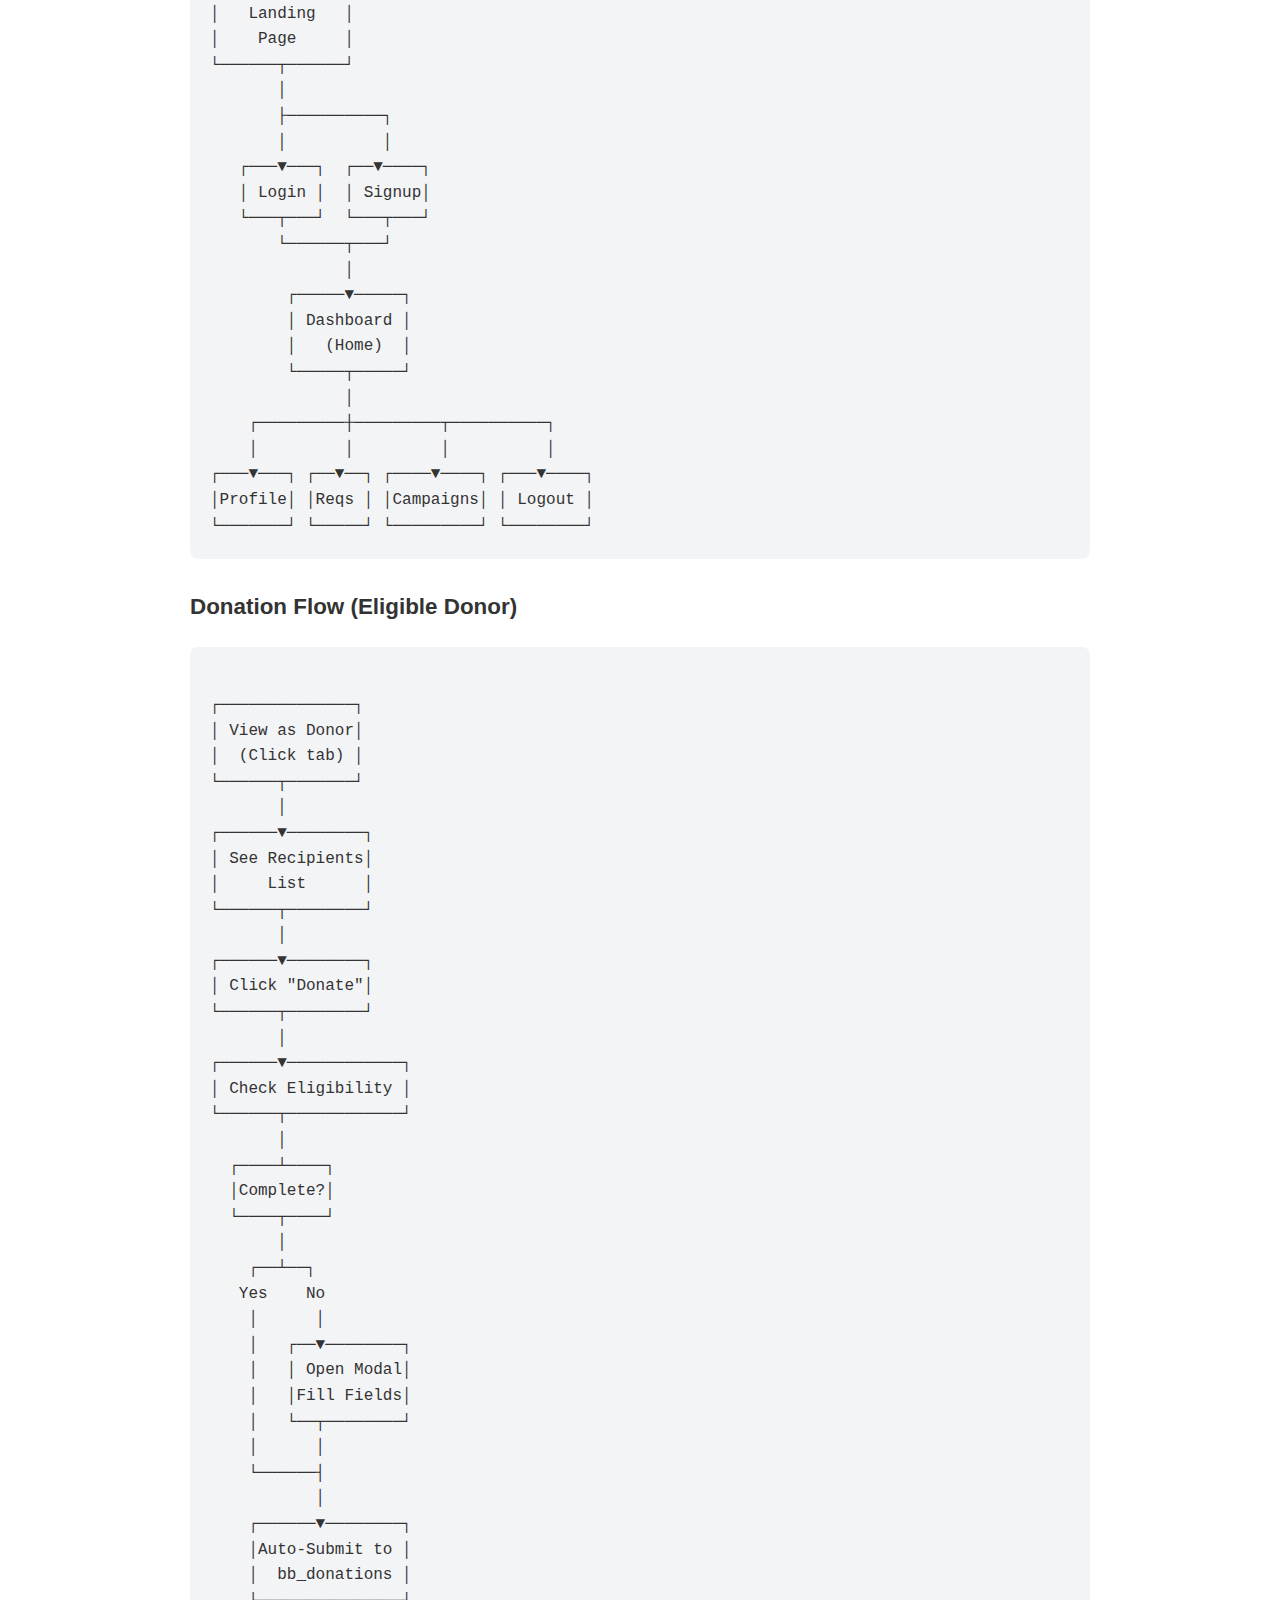
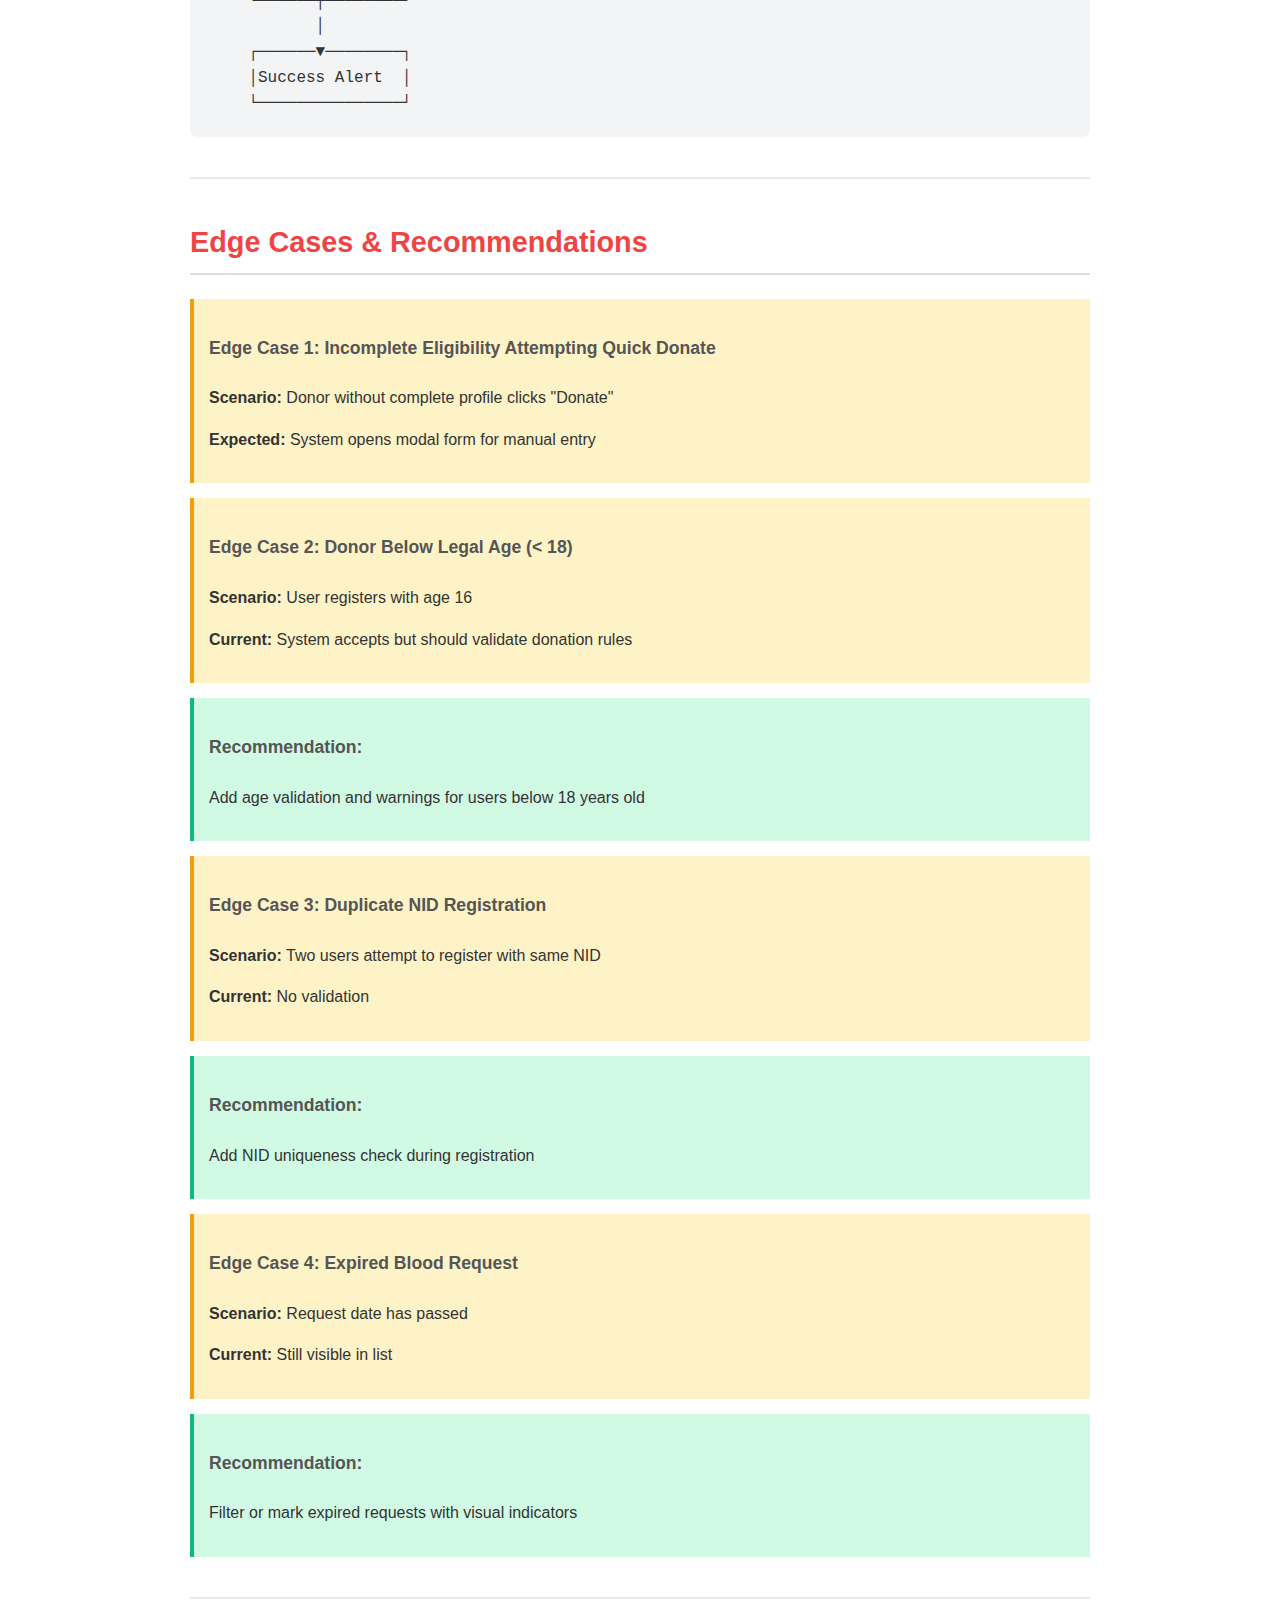
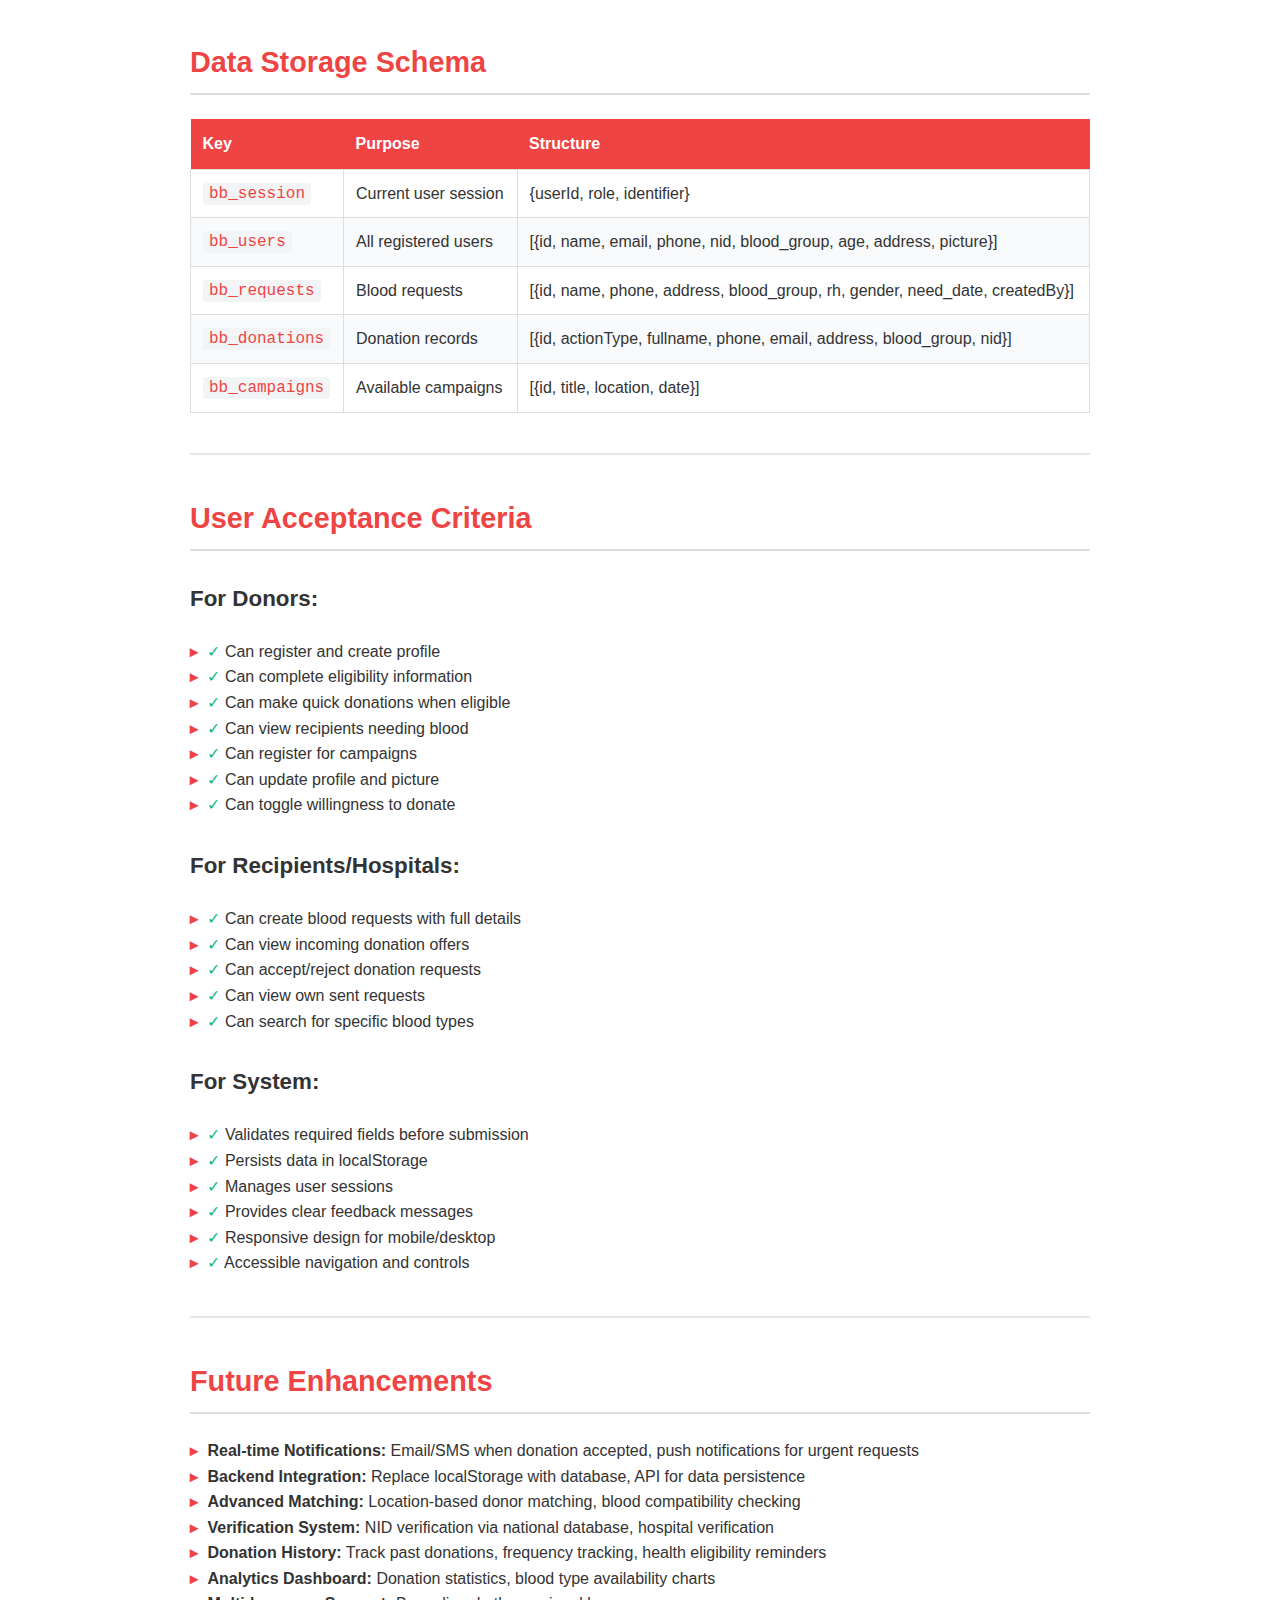
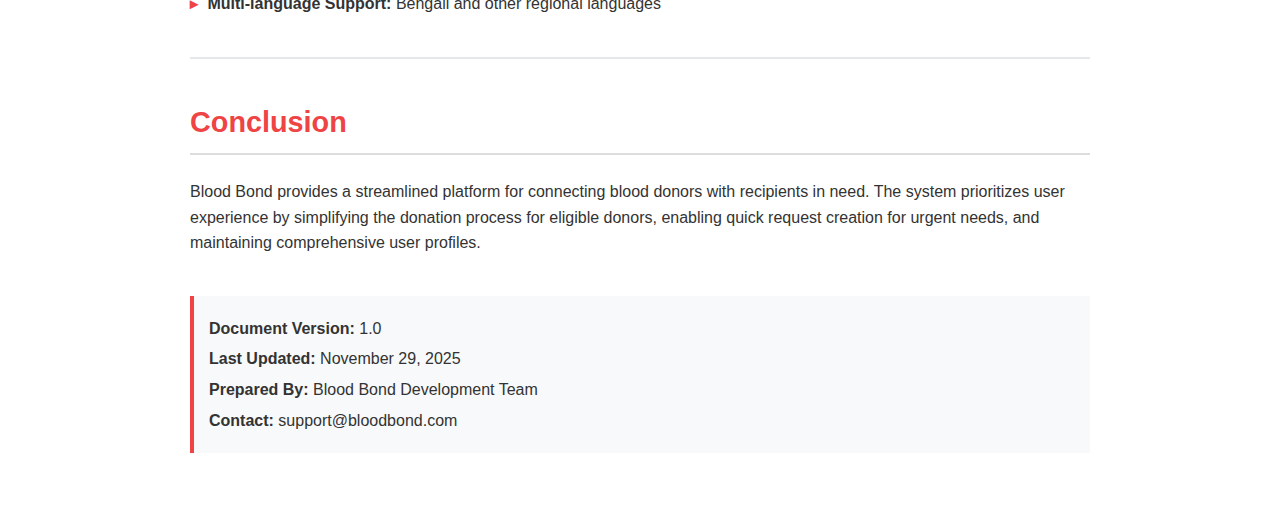
<file: Use_Case_Scenarios.html>
<!DOCTYPE html>
<html lang="en">
<head>
    <meta charset="UTF-8">
    <meta name="viewport" content="width=device-width, initial-scale=1.0">
    <title>Blood Bond - Use Case Scenarios</title>
    <style>
        @media print {
            body { margin: 0; }
            .page-break { page-break-before: always; }
        }
        
        body {
            font-family: 'Segoe UI', Tahoma, Geneva, Verdana, sans-serif;
            line-height: 1.6;
            color: #333;
            max-width: 900px;
            margin: 0 auto;
            padding: 40px 20px;
            background: #fff;
        }
        
        h1 {
            color: #ef4444;
            border-bottom: 3px solid #ef4444;
            padding-bottom: 10px;
            font-size: 2.5em;
        }
        
        h2 {
            color: #ef4444;
            margin-top: 40px;
            border-bottom: 2px solid #ddd;
            padding-bottom: 8px;
            font-size: 1.8em;
        }
        
        h3 {
            color: #333;
            margin-top: 30px;
            font-size: 1.4em;
        }
        
        h4 {
            color: #555;
            margin-top: 20px;
            font-size: 1.1em;
        }
        
        .metadata {
            background: #f8f9fa;
            padding: 15px;
            border-left: 4px solid #ef4444;
            margin: 20px 0;
        }
        
        .metadata p {
            margin: 5px 0;
        }
        
        .persona {
            background: #fff5f5;
            padding: 20px;
            border-radius: 8px;
            margin: 20px 0;
            border: 1px solid #fecaca;
        }
        
        .persona h3 {
            color: #ef4444;
            margin-top: 0;
        }
        
        .use-case {
            background: #f9fafb;
            padding: 25px;
            border-radius: 8px;
            margin: 30px 0;
            border: 1px solid #e5e7eb;
        }
        
        .use-case-header {
            background: #ef4444;
            color: white;
            padding: 15px 20px;
            margin: -25px -25px 20px -25px;
            border-radius: 8px 8px 0 0;
        }
        
        .use-case-header h3 {
            color: white;
            margin: 0;
        }
        
        .scenario-step {
            padding-left: 20px;
            border-left: 3px solid #ef4444;
            margin: 10px 0;
        }
        
        ol {
            counter-reset: item;
            list-style-type: none;
            padding-left: 0;
        }
        
        ol > li {
            counter-increment: item;
            margin-bottom: 8px;
            padding-left: 30px;
            position: relative;
        }
        
        ol > li:before {
            content: counter(item);
            background: #ef4444;
            color: white;
            font-weight: bold;
            padding: 2px 8px;
            border-radius: 4px;
            position: absolute;
            left: 0;
            top: 0;
        }
        
        ul {
            list-style-type: none;
            padding-left: 0;
        }
        
        ul > li:before {
            content: "▸ ";
            color: #ef4444;
            font-weight: bold;
            margin-right: 5px;
        }
        
        table {
            width: 100%;
            border-collapse: collapse;
            margin: 20px 0;
        }
        
        th {
            background: #ef4444;
            color: white;
            padding: 12px;
            text-align: left;
        }
        
        td {
            padding: 10px 12px;
            border: 1px solid #ddd;
        }
        
        tr:nth-child(even) {
            background: #f9fafb;
        }
        
        .workflow {
            background: #f3f4f6;
            padding: 20px;
            border-radius: 8px;
            font-family: 'Courier New', monospace;
            overflow-x: auto;
            white-space: pre;
            margin: 20px 0;
        }
        
        .edge-case {
            background: #fef3c7;
            padding: 15px;
            border-left: 4px solid #f59e0b;
            margin: 15px 0;
        }
        
        .recommendation {
            background: #d1fae5;
            padding: 15px;
            border-left: 4px solid #10b981;
            margin: 15px 0;
        }
        
        .toc {
            background: #f9fafb;
            padding: 20px;
            border-radius: 8px;
            margin: 30px 0;
        }
        
        .toc ul {
            padding-left: 20px;
        }
        
        .toc ul li:before {
            content: "→ ";
        }
        
        code {
            background: #f3f4f6;
            padding: 2px 6px;
            border-radius: 3px;
            font-family: 'Courier New', monospace;
            color: #ef4444;
        }
        
        .checkmark {
            color: #10b981;
        }
        
        hr {
            border: none;
            border-top: 2px solid #e5e7eb;
            margin: 40px 0;
        }
    </style>
</head>
<body>

<h1>🩸 Blood Bond - Use Case Scenarios</h1>

<div class="metadata">
    <p><strong>Project:</strong> Blood Bond</p>
    <p><strong>Version:</strong> 1.0</p>
    <p><strong>Date:</strong> November 29, 2025</p>
    <p><strong>Purpose:</strong> This document outlines comprehensive use case scenarios for the Blood Bond web platform</p>
</div>

<hr>

<div class="toc">
    <h2>Table of Contents</h2>
    <ul>
        <li><a href="#overview">System Overview</a></li>
        <li><a href="#personas">User Personas</a></li>
        <li><a href="#use-cases">Use Case Scenarios</a></li>
        <li><a href="#workflows">Workflow Diagrams</a></li>
        <li><a href="#edge-cases">Edge Cases</a></li>
        <li><a href="#data">Data Storage Schema</a></li>
        <li><a href="#criteria">User Acceptance Criteria</a></li>
    </ul>
</div>

<hr>

<h2 id="overview">System Overview</h2>

<p>Blood Bond is a web-based blood donation management platform that connects blood donors with recipients in need. The system facilitates:</p>

<ul>
    <li>Donor registration and profile management</li>
    <li>Blood request creation and management</li>
    <li>Real-time matching between donors and recipients</li>
    <li>Campaign organization for blood drives</li>
    <li>Eligibility verification for donations</li>
</ul>

<hr class="page-break">

<h2 id="personas">User Personas</h2>

<div class="persona">
    <h3>Persona 1: Sarah Ahmed - Regular Blood Donor</h3>
    <p><strong>Age:</strong> 28</p>
    <p><strong>Occupation:</strong> Software Engineer</p>
    <p><strong>Location:</strong> Dhaka, Bangladesh</p>
    <p><strong>Blood Type:</strong> O+</p>
    <p><strong>Tech Savvy:</strong> High</p>
    <p><strong>Motivation:</strong> Wants to help save lives and regularly donates blood</p>
</div>

<div class="persona">
    <h3>Persona 2: Dr. Kamal Hassan - Hospital Staff</h3>
    <p><strong>Age:</strong> 45</p>
    <p><strong>Occupation:</strong> Emergency Room Doctor</p>
    <p><strong>Location:</strong> Chittagong Medical College Hospital</p>
    <p><strong>Tech Savvy:</strong> Medium</p>
    <p><strong>Motivation:</strong> Needs quick access to blood donors for emergency patients</p>
</div>

<div class="persona">
    <h3>Persona 3: Fatima Begum - Patient's Family Member</h3>
    <p><strong>Age:</strong> 35</p>
    <p><strong>Occupation:</strong> Teacher</p>
    <p><strong>Location:</strong> Sylhet</p>
    <p><strong>Blood Type:</strong> Need B+ for husband</p>
    <p><strong>Tech Savvy:</strong> Low to Medium</p>
    <p><strong>Motivation:</strong> Urgently needs blood for her husband's surgery</p>
</div>

<hr class="page-break">

<h2 id="use-cases">Use Case Scenarios</h2>

<div class="use-case">
    <div class="use-case-header">
        <h3>Use Case 1: New Donor Registration and Profile Setup</h3>
    </div>
    
    <p><strong>Actor:</strong> Sarah Ahmed (First-time User)</p>
    <p><strong>Goal:</strong> Register as a blood donor and complete eligibility profile</p>
    <p><strong>Preconditions:</strong> None</p>
    <p><strong>Postconditions:</strong> User has active account with complete eligibility information</p>
    
    <h4>Main Success Scenario:</h4>
    <div class="scenario-step">
        <ol>
            <li>Sarah visits Blood Bond homepage</li>
            <li>She clicks "Sign Up" button</li>
            <li>She enters her credentials:
                <ul>
                    <li>Full name: Sarah Ahmed</li>
                    <li>Email: sarah.ahmed@email.com</li>
                    <li>Phone: +8801711234567</li>
                    <li>Password: ********</li>
                    <li>Role: Donor</li>
                </ul>
            </li>
            <li>System validates information and creates account</li>
            <li>Sarah is redirected to login page</li>
            <li>She logs in with credentials</li>
            <li>Sarah navigates to Profile page</li>
            <li>She sees "Donor Eligibility" form with incomplete status message</li>
            <li>Sarah fills in eligibility information:
                <ul>
                    <li>NID Number: 1234567890123</li>
                    <li>Blood Group: O+</li>
                    <li>Age: 28</li>
                    <li>Address: House 45, Road 12, Dhanmondi, Dhaka</li>
                </ul>
            </li>
            <li>She clicks "Save Changes"</li>
            <li>System displays: "Eligibility complete: you can donate/request without extra form"</li>
            <li>Sarah's profile is now complete</li>
        </ol>
    </div>
    
    <h4>Alternative Flows:</h4>
    <ul>
        <li><strong>A1:</strong> Email already exists - System shows error: "Email already registered"</li>
        <li><strong>A2:</strong> Invalid NID format - System validates and prompts for correction</li>
    </ul>
</div>

<div class="use-case page-break">
    <div class="use-case-header">
        <h3>Use Case 2: Eligible Donor Making Quick Donation</h3>
    </div>
    
    <p><strong>Actor:</strong> Sarah Ahmed (Registered, Eligible Donor)</p>
    <p><strong>Goal:</strong> Offer blood donation to recipient in need</p>
    <p><strong>Preconditions:</strong> Sarah is logged in with complete eligibility</p>
    <p><strong>Postconditions:</strong> Donation request recorded in system</p>
    
    <h4>Main Success Scenario:</h4>
    <div class="scenario-step">
        <ol>
            <li>Sarah logs into Blood Bond</li>
            <li>She navigates to Home page</li>
            <li>She clicks "View as Donor" button</li>
            <li>System displays list of recipients needing blood</li>
            <li>Sarah sees "Patient: Karim - B+ Blood needed at Sylhet General"</li>
            <li>She clicks "Donate" button on the card</li>
            <li><strong>System checks eligibility (complete) - Modal bypassed ✓</strong></li>
            <li>System automatically submits donation with Sarah's profile data</li>
            <li>Alert displays: "Submitted successfully"</li>
            <li>Entry saved to <code>bb_donations</code> localStorage</li>
        </ol>
    </div>
    
    <h4>Alternative Flows:</h4>
    <ul>
        <li><strong>A1:</strong> Sarah's eligibility incomplete - System opens modal form for manual entry</li>
    </ul>
</div>

<div class="use-case page-break">
    <div class="use-case-header">
        <h3>Use Case 3: Emergency Blood Request by Patient Family</h3>
    </div>
    
    <p><strong>Actor:</strong> Fatima Begum (Recipient)</p>
    <p><strong>Goal:</strong> Create urgent blood request for hospitalized family member</p>
    <p><strong>Preconditions:</strong> Fatima has Blood Bond account</p>
    <p><strong>Postconditions:</strong> Blood request visible to eligible donors</p>
    
    <h4>Main Success Scenario:</h4>
    <div class="scenario-step">
        <ol>
            <li>Fatima logs into Blood Bond</li>
            <li>She navigates to "Requests" page</li>
            <li>She clicks "My Sent Requests" tab</li>
            <li>System displays "Create Request" card</li>
            <li>She clicks "Create Request" button</li>
            <li>Modal form opens with required fields</li>
            <li>She fills all information:
                <ul>
                    <li>Full name: Mahmud Begum</li>
                    <li>Phone: +8801855123456</li>
                    <li>Address: Sylhet General Hospital, Room 302</li>
                    <li>Blood group: B</li>
                    <li>RH factor: Positive (+)</li>
                    <li>Gender: Male</li>
                    <li>Date needed: 2025-12-01</li>
                </ul>
            </li>
            <li>She clicks "Submit Request"</li>
            <li>System validates all fields</li>
            <li>Request saved with unique ID</li>
            <li>Success message: "Request created"</li>
            <li>Request appears in "My Sent Requests" list</li>
            <li>Request visible to all donors</li>
        </ol>
    </div>
</div>

<div class="use-case page-break">
    <div class="use-case-header">
        <h3>Use Case 4: Hospital Staff Reviewing Incoming Requests</h3>
    </div>
    
    <p><strong>Actor:</strong> Dr. Kamal Hassan (Hospital Staff)</p>
    <p><strong>Goal:</strong> Review and respond to blood donation offers</p>
    <p><strong>Preconditions:</strong> Dr. Kamal logged in as Hospital role</p>
    <p><strong>Postconditions:</strong> Donation requests accepted or rejected</p>
    
    <h4>Main Success Scenario:</h4>
    <div class="scenario-step">
        <ol>
            <li>Dr. Kamal logs into Blood Bond</li>
            <li>He navigates to "Requests" page</li>
            <li>Default view shows "Incoming Requests"</li>
            <li>System displays pending donation offers</li>
            <li>Dr. Kamal reviews first request (Anita D.)</li>
            <li>He verifies blood type matches patient need (B+)</li>
            <li>He clicks "Accept" button</li>
            <li>System records acceptance</li>
            <li>Alert displays: "Request accepted! ID: 1"</li>
            <li>Request status updated to "Accepted"</li>
        </ol>
    </div>
</div>

<hr class="page-break">

<h2 id="workflows">Workflow Diagrams</h2>

<h3>Overall User Flow</h3>
<div class="workflow">
┌─────────────┐
│   Landing   │
│    Page     │
└──────┬──────┘
       │
       ├──────────┐
       │          │
   ┌───▼───┐  ┌──▼────┐
   │ Login │  │ Signup│
   └───┬───┘  └───┬───┘
       └──────┬───┘
              │
        ┌─────▼─────┐
        │ Dashboard │
        │   (Home)  │
        └─────┬─────┘
              │
    ┌─────────┼─────────┬──────────┐
    │         │         │          │
┌───▼───┐ ┌──▼──┐ ┌────▼────┐ ┌───▼────┐
│Profile│ │Reqs │ │Campaigns│ │ Logout │
└───────┘ └─────┘ └─────────┘ └────────┘
</div>

<h3>Donation Flow (Eligible Donor)</h3>
<div class="workflow">
┌──────────────┐
│ View as Donor│
│  (Click tab) │
└──────┬───────┘
       │
┌──────▼────────┐
│ See Recipients│
│     List      │
└──────┬────────┘
       │
┌──────▼────────┐
│ Click "Donate"│
└──────┬────────┘
       │
┌──────▼────────────┐
│ Check Eligibility │
└──────┬────────────┘
       │
  ┌────┴────┐
  │Complete?│
  └────┬────┘
       │
    ┌──┴──┐
   Yes    No
    │      │
    │   ┌──▼────────┐
    │   │ Open Modal│
    │   │Fill Fields│
    │   └──┬────────┘
    │      │
    └──────┤
           │
    ┌──────▼────────┐
    │Auto-Submit to │
    │  bb_donations │
    └──────┬────────┘
           │
    ┌──────▼────────┐
    │Success Alert  │
    └───────────────┘
</div>

<hr class="page-break">

<h2 id="edge-cases">Edge Cases & Recommendations</h2>

<div class="edge-case">
    <h4>Edge Case 1: Incomplete Eligibility Attempting Quick Donate</h4>
    <p><strong>Scenario:</strong> Donor without complete profile clicks "Donate"</p>
    <p><strong>Expected:</strong> System opens modal form for manual entry</p>
</div>

<div class="edge-case">
    <h4>Edge Case 2: Donor Below Legal Age (< 18)</h4>
    <p><strong>Scenario:</strong> User registers with age 16</p>
    <p><strong>Current:</strong> System accepts but should validate donation rules</p>
</div>

<div class="recommendation">
    <h4>Recommendation:</h4>
    <p>Add age validation and warnings for users below 18 years old</p>
</div>

<div class="edge-case">
    <h4>Edge Case 3: Duplicate NID Registration</h4>
    <p><strong>Scenario:</strong> Two users attempt to register with same NID</p>
    <p><strong>Current:</strong> No validation</p>
</div>

<div class="recommendation">
    <h4>Recommendation:</h4>
    <p>Add NID uniqueness check during registration</p>
</div>

<div class="edge-case">
    <h4>Edge Case 4: Expired Blood Request</h4>
    <p><strong>Scenario:</strong> Request date has passed</p>
    <p><strong>Current:</strong> Still visible in list</p>
</div>

<div class="recommendation">
    <h4>Recommendation:</h4>
    <p>Filter or mark expired requests with visual indicators</p>
</div>

<hr class="page-break">

<h2 id="data">Data Storage Schema</h2>

<table>
    <thead>
        <tr>
            <th>Key</th>
            <th>Purpose</th>
            <th>Structure</th>
        </tr>
    </thead>
    <tbody>
        <tr>
            <td><code>bb_session</code></td>
            <td>Current user session</td>
            <td>{userId, role, identifier}</td>
        </tr>
        <tr>
            <td><code>bb_users</code></td>
            <td>All registered users</td>
            <td>[{id, name, email, phone, nid, blood_group, age, address, picture}]</td>
        </tr>
        <tr>
            <td><code>bb_requests</code></td>
            <td>Blood requests</td>
            <td>[{id, name, phone, address, blood_group, rh, gender, need_date, createdBy}]</td>
        </tr>
        <tr>
            <td><code>bb_donations</code></td>
            <td>Donation records</td>
            <td>[{id, actionType, fullname, phone, email, address, blood_group, nid}]</td>
        </tr>
        <tr>
            <td><code>bb_campaigns</code></td>
            <td>Available campaigns</td>
            <td>[{id, title, location, date}]</td>
        </tr>
    </tbody>
</table>

<hr class="page-break">

<h2 id="criteria">User Acceptance Criteria</h2>

<h3>For Donors:</h3>
<ul>
    <li><span class="checkmark">✓</span> Can register and create profile</li>
    <li><span class="checkmark">✓</span> Can complete eligibility information</li>
    <li><span class="checkmark">✓</span> Can make quick donations when eligible</li>
    <li><span class="checkmark">✓</span> Can view recipients needing blood</li>
    <li><span class="checkmark">✓</span> Can register for campaigns</li>
    <li><span class="checkmark">✓</span> Can update profile and picture</li>
    <li><span class="checkmark">✓</span> Can toggle willingness to donate</li>
</ul>

<h3>For Recipients/Hospitals:</h3>
<ul>
    <li><span class="checkmark">✓</span> Can create blood requests with full details</li>
    <li><span class="checkmark">✓</span> Can view incoming donation offers</li>
    <li><span class="checkmark">✓</span> Can accept/reject donation requests</li>
    <li><span class="checkmark">✓</span> Can view own sent requests</li>
    <li><span class="checkmark">✓</span> Can search for specific blood types</li>
</ul>

<h3>For System:</h3>
<ul>
    <li><span class="checkmark">✓</span> Validates required fields before submission</li>
    <li><span class="checkmark">✓</span> Persists data in localStorage</li>
    <li><span class="checkmark">✓</span> Manages user sessions</li>
    <li><span class="checkmark">✓</span> Provides clear feedback messages</li>
    <li><span class="checkmark">✓</span> Responsive design for mobile/desktop</li>
    <li><span class="checkmark">✓</span> Accessible navigation and controls</li>
</ul>

<hr>

<h2>Future Enhancements</h2>

<ul>
    <li><strong>Real-time Notifications:</strong> Email/SMS when donation accepted, push notifications for urgent requests</li>
    <li><strong>Backend Integration:</strong> Replace localStorage with database, API for data persistence</li>
    <li><strong>Advanced Matching:</strong> Location-based donor matching, blood compatibility checking</li>
    <li><strong>Verification System:</strong> NID verification via national database, hospital verification</li>
    <li><strong>Donation History:</strong> Track past donations, frequency tracking, health eligibility reminders</li>
    <li><strong>Analytics Dashboard:</strong> Donation statistics, blood type availability charts</li>
    <li><strong>Multi-language Support:</strong> Bengali and other regional languages</li>
</ul>

<hr>

<h2>Conclusion</h2>

<p>Blood Bond provides a streamlined platform for connecting blood donors with recipients in need. The system prioritizes user experience by simplifying the donation process for eligible donors, enabling quick request creation for urgent needs, and maintaining comprehensive user profiles.</p>

<div class="metadata" style="margin-top: 40px;">
    <p><strong>Document Version:</strong> 1.0</p>
    <p><strong>Last Updated:</strong> November 29, 2025</p>
    <p><strong>Prepared By:</strong> Blood Bond Development Team</p>
    <p><strong>Contact:</strong> support@bloodbond.com</p>
</div>

</body>
</html>
</file>
<file: styles.css>
:root{
  /* Hospital-themed palette — more vivid blue-green */
  --bg:#f7fbfa; /* off-white, slightly cool */
  --surface:#ffffff; /* card surface */
  --card:#ffffff;
  --muted:#4f6069; /* muted text */
  --text:#07202a; /* dark blue-gray text */
  --brand:#0aa6bf; /* vivid blue-green primary */
  --brand-2:#00d4b4; /* lighter accent for gradients */
  --blood:#c62828; /* blood red for important CTAs */
  --accent:linear-gradient(135deg,var(--brand),var(--brand-2));
  --muted-surface:rgba(10,166,191,0.04);
  --elev-1: 0 8px 22px rgba(10,166,191,0.08);
  --elev-2: 0 14px 40px rgba(10,166,191,0.10);
}
*{box-sizing:border-box}
html,body{height:100%}
body{
  margin:0;
  font-family:Inter,Segoe UI,Roboto,system-ui,-apple-system,"Helvetica Neue",Arial;
  background:var(--bg);
  color:var(--text);
  -webkit-font-smoothing:antialiased;
}
/* floating card style */
.card{
  background:linear-gradient(180deg, var(--surface), rgba(247,251,253,0.98));
  padding:1rem;border-radius:12px;border:1px solid rgba(6,96,122,0.06);
  box-shadow:var(--elev-1);transition:transform .22s cubic-bezier(.2,.9,.2,1),box-shadow .22s;
}
.card:hover{transform:translateY(-8px);box-shadow:var(--elev-2)}
.container{max-width:1100px;margin:0 auto;padding:1rem}
.site-header{border-bottom:1px solid rgba(12,20,30,0.06);} 
.donor-card{background:linear-gradient(180deg,var(--surface),#fbfeff);padding:0.75rem;border-radius:12px;border:1px solid rgba(6,96,122,0.04);display:flex;flex-direction:column;gap:0.5rem;box-shadow:var(--elev-1);transition:transform .2s,box-shadow .2s}
.donor-card:hover{transform:translateY(-8px);box-shadow:var(--elev-2)}
.site-header .container{display:flex;align-items:center;justify-content:space-between;padding:1rem 1rem}
.btn,button{margin-top:0.5rem;padding:0.6rem 0.9rem;border-radius:10px;background:linear-gradient(135deg,var(--brand),var(--brand-2));color:white;border:0;cursor:pointer;box-shadow:0 8px 20px rgba(6,96,122,0.12);transition:transform .16s,box-shadow .16s}
.btn:hover{transform:translateY(-3px);box-shadow:0 18px 40px rgba(6,96,122,0.14)}
.brand{margin:0;font-size:1.25rem}
.nav a{color:var(--muted);text-decoration:none;margin-left:1rem}
.nav a:hover{color:var(--brand)}
.search-controls{display:flex;align-items:center;gap:0.5rem}
.search-input{padding:0.55rem 0.75rem;border-radius:10px;border:1px solid rgba(10,166,191,0.12);background:linear-gradient(180deg,#fff,#f8ffff);color:var(--text);min-width:220px;box-shadow:var(--elev-1)}
.search-input::placeholder{color:rgba(75,95,102,0.6)}
.search-input:focus{outline:3px solid rgba(10,166,191,0.14);box-shadow:0 10px 30px rgba(10,166,191,0.06)}
.filter-select{padding:0.5rem;border-radius:8px;border:1px solid rgba(10,166,191,0.12);background:#fff;color:var(--text);box-shadow:0 6px 18px rgba(10,166,191,0.04)}
.filter-select:focus{outline:3px solid rgba(10,166,191,0.12)}

/* Person card layout */
.person-top{display:flex;gap:0.9rem;align-items:flex-start}
.person-main{flex:1}
.person-header{display:flex;justify-content:space-between;align-items:center;gap:0.6rem}
.person-name{font-size:1rem;color:var(--text)}
.person-blood{background:linear-gradient(90deg,var(--brand),var(--brand-2));color:white;padding:0.25rem 0.5rem;border-radius:999px;font-size:0.85rem}
.person-details{display:grid;grid-template-columns:1fr 1fr;gap:0.4rem;margin-top:0.5rem}
.person-meta{display:flex;flex-direction:column}
.person-meta .label{font-size:0.76rem;color:var(--muted);margin-bottom:0.15rem}
.person-meta .value{font-size:0.92rem;color:var(--text)}

.donor-card{display:flex;flex-direction:column;gap:0.75rem;align-items:stretch}
.donor-card .actions{display:flex;gap:0.5rem;justify-content:flex-end}
.btn-blood{background:linear-gradient(135deg,var(--blood),#a92222);color:white;padding:0.6rem 0.9rem;border-radius:10px;border:0;cursor:pointer;box-shadow:0 8px 22px rgba(198,40,40,0.12);transition:transform .16s,box-shadow .16s}
.btn-blood:hover{transform:translateY(-3px);box-shadow:0 18px 36px rgba(198,40,40,0.16)}
.btn-blood:focus{outline:3px solid rgba(198,40,40,0.18);outline-offset:2px}
.nav a:focus{outline:2px solid rgba(226,75,75,0.15);outline-offset:2px}
.modal-panel{background:var(--card);padding:1.25rem;border-radius:14px;max-width:560px;width:100%;box-shadow:var(--elev-2);position:relative;transition:transform .18s,box-shadow .18s}
.modal-panel:hover{transform:translateY(-6px)}
.hero{padding:1.5rem 0}
.avatar{width:56px;height:56px;border-radius:999px;object-fit:cover;border:2px solid rgba(6,96,122,0.08);box-shadow:0 6px 14px rgba(6,96,122,0.06)}
.hero-inner{display:flex;flex-direction:column;align-items:center;justify-content:center;gap:0.5rem;padding:0 0.5rem;min-height:34vh}
.hero-copy{max-width:720px;margin:0 auto;text-align:center;padding:0.5rem}
.hero-title{font-size:clamp(22px,4.5vw,36px);margin:0 0 0.35rem;color:var(--text);line-height:1.04}
.hero-sub{color:var(--muted);max-width:48ch;margin:0 auto 0.6rem;font-size:0.95rem}

/* CTA buttons in hero */
.hero-ctas{display:flex;gap:0.75rem;justify-content:center;margin-top:0.5rem}
.btn-primary{background:var(--brand);color:white;padding:0.6rem 1rem;border-radius:8px;text-decoration:none;font-weight:600;box-shadow:0 8px 24px rgba(6,96,122,0.12)}
.btn-secondary{background:transparent;border:1px solid rgba(11,127,166,0.08);color:var(--brand);padding:0.55rem 0.9rem;border-radius:8px;text-decoration:none}
.btn-primary:focus,.btn-secondary:focus{outline:3px solid rgba(226,75,75,0.15);outline-offset:3px}
.muted{color:var(--muted);font-size:0.95rem}
.card{ /* fallback: ensure card has minimal styling */
  background:var(--card);padding:1rem;border-radius:10px;border:1px solid rgba(10,166,191,0.06);box-shadow:var(--elev-1);
}
form{display:flex;flex-direction:column;gap:0.5rem}
label{font-size:0.85rem;color:var(--muted)}
.input,select,input,select,textarea{padding:0.6rem;border-radius:6px;border:1px solid rgba(10,166,191,0.12);background:transparent;color:var(--text)}
.btn-comment{display:none}
.result{margin-top:0.5rem;color:var(--muted)}
.features{padding:2rem 1rem}
.site-footer{border-top:1px solid rgba(11,127,166,0.06);padding:1rem;margin-top:2rem}

/* Responsive */
@media (max-width:900px){
  .hero-inner{grid-template-columns:1fr;}
}

/* Donor grid */
.donor-grid{display:grid;grid-template-columns:repeat(3,1fr);gap:1rem;margin-top:1rem}
.donor-card{background:var(--card);padding:0.75rem;border-radius:8px;border:1px solid rgba(11,127,166,0.04);display:flex;flex-direction:column;gap:0.5rem}
.donor-card .meta{color:var(--muted);font-size:0.95rem}
.donor-card .actions{margin-top:auto;display:flex;gap:0.5rem}

@media (max-width:1000px){
  .donor-grid{grid-template-columns:repeat(2,1fr)}
}
@media (max-width:600px){
  .donor-grid{grid-template-columns:1fr}
}

/* Modal */
.modal{position:fixed;inset:0;display:none;align-items:center;justify-content:center;background:linear-gradient(rgba(11,127,166,0.06),rgba(11,127,166,0.06));z-index:60}
.modal[aria-hidden="false"]{display:flex}
.modal-panel{background:var(--card);padding:1rem;border-radius:10px;max-width:560px;width:100%;box-shadow:0 12px 40px rgba(11,127,166,0.06);position:relative}
.modal-close{position:absolute;right:8px;top:8px;background:transparent;border:0;color:var(--muted);font-size:1rem;cursor:pointer}

/* Toggle buttons */
.btn-toggle{background:transparent;border:1px solid rgba(11,127,166,0.06);padding:0.4rem 0.6rem;border-radius:6px;color:var(--muted);cursor:pointer}
.btn-toggle.active{background:rgba(11,127,166,0.04);color:var(--text);border-color:rgba(11,127,166,0.12)}

.actions button{padding:0.4rem 0.6rem;font-size:0.95rem}

/* Focus styles for keyboard users */
button:focus, input:focus, select:focus, a:focus, textarea:focus{
  outline:3px solid rgba(11,127,166,0.18);
  outline-offset:2px;
}

/* Modal adjustments for small screens */
.modal-panel{max-height:90vh;overflow:auto}

/* Small nav wrap */
.site-header .container{flex-wrap:wrap}

/* Avatar */
.avatar{width:56px;height:56px;border-radius:999px;object-fit:cover;border:2px solid rgba(11,127,166,0.08)}

/* special blood CTA style */
.btn-blood{background:var(--blood);box-shadow:0 6px 18px rgba(198,40,40,0.12)}
.btn-blood{background:var(--blood);color:white;padding:0.6rem 0.9rem;border-radius:6px;border:0;cursor:pointer;box-shadow:0 6px 18px rgba(198,40,40,0.12)}
.btn-blood:hover{filter:brightness(0.96)}
.btn-blood:focus{outline:3px solid rgba(198,40,40,0.18);outline-offset:2px}

/* Improve input contrast and muted color for readability */
.input,select,input,select,textarea{border:1px solid rgba(11,127,166,0.16)}
.muted{color:#47555f}

/* Slightly reduce hero subtitle size for better balance on small screens */
.hero-sub{font-size:0.92rem}

/* Make donor-card meta clearer on small screens */
.donor-card .meta{color:var(--muted);font-size:0.92rem}
.donor-card{display:flex;flex-direction:row;gap:0.75rem;align-items:flex-start}
.donor-card .actions{margin-left:auto;display:flex;gap:0.5rem}
</file>
